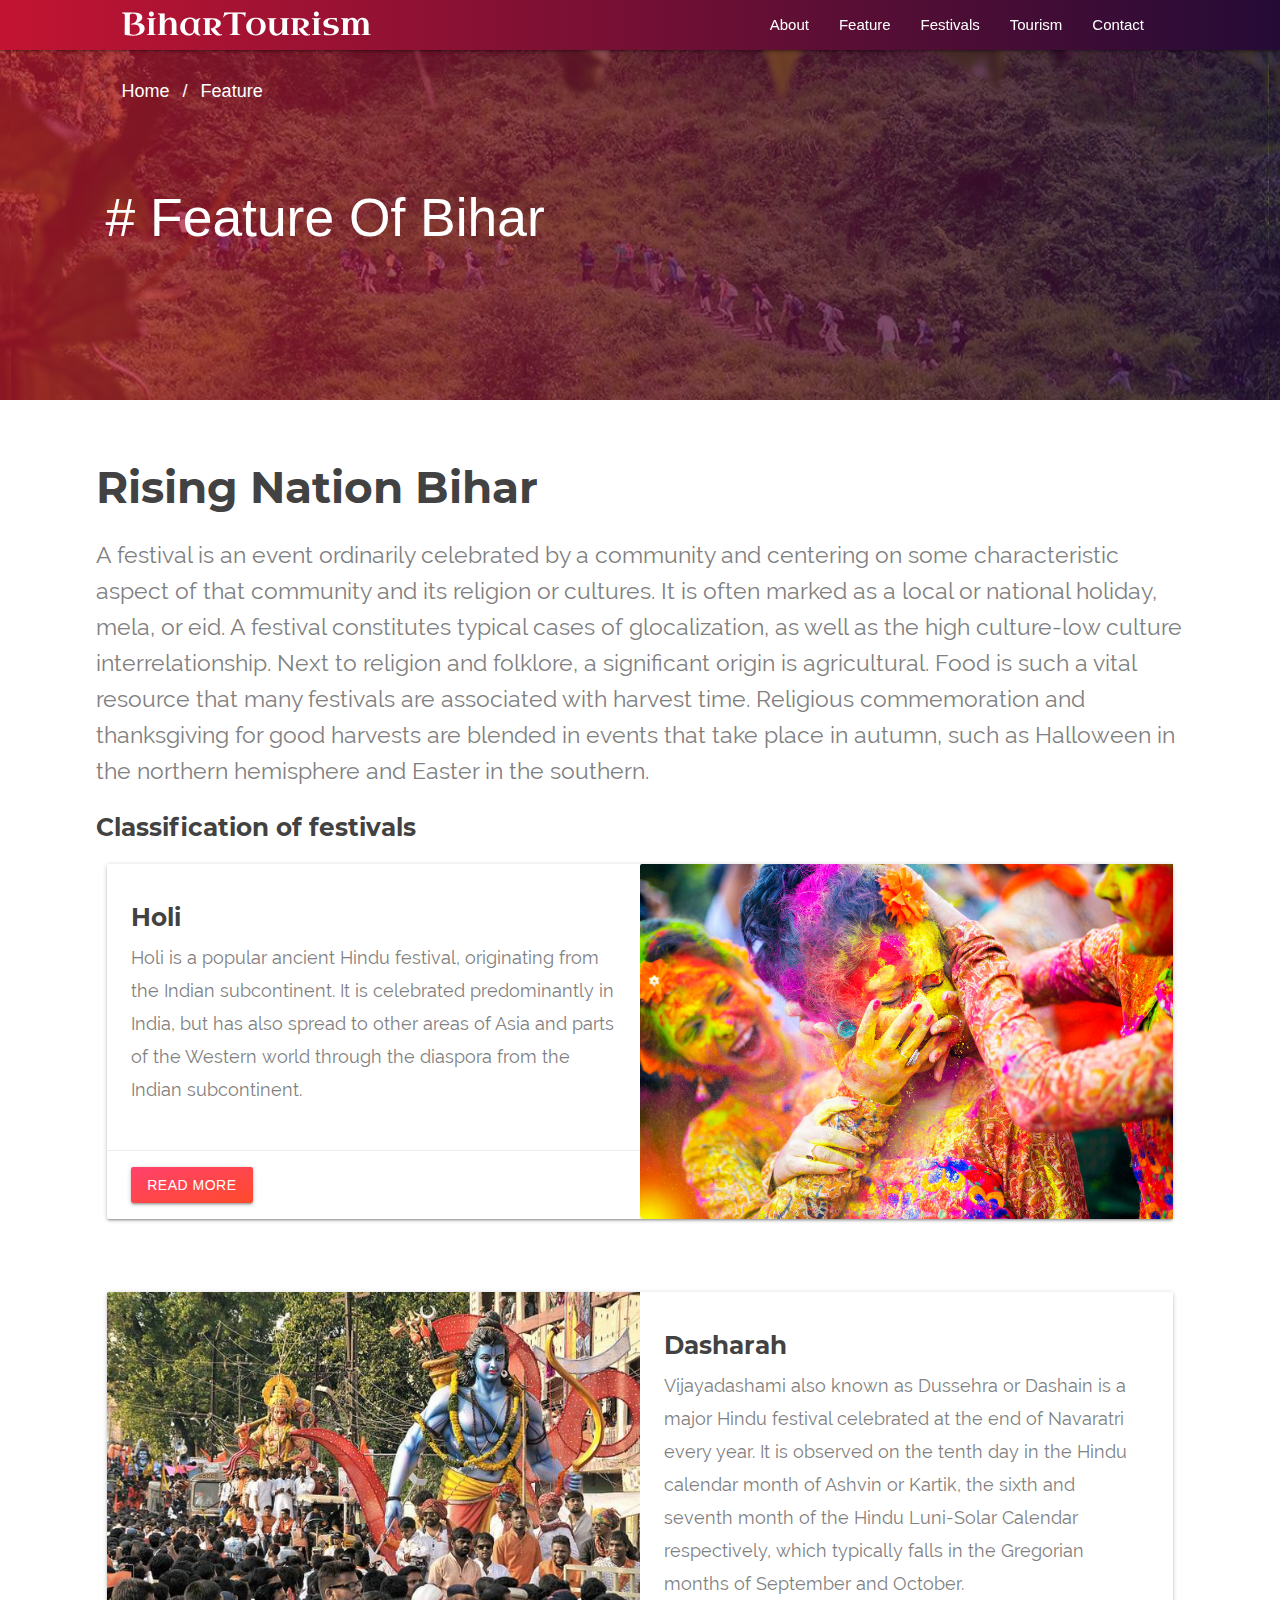
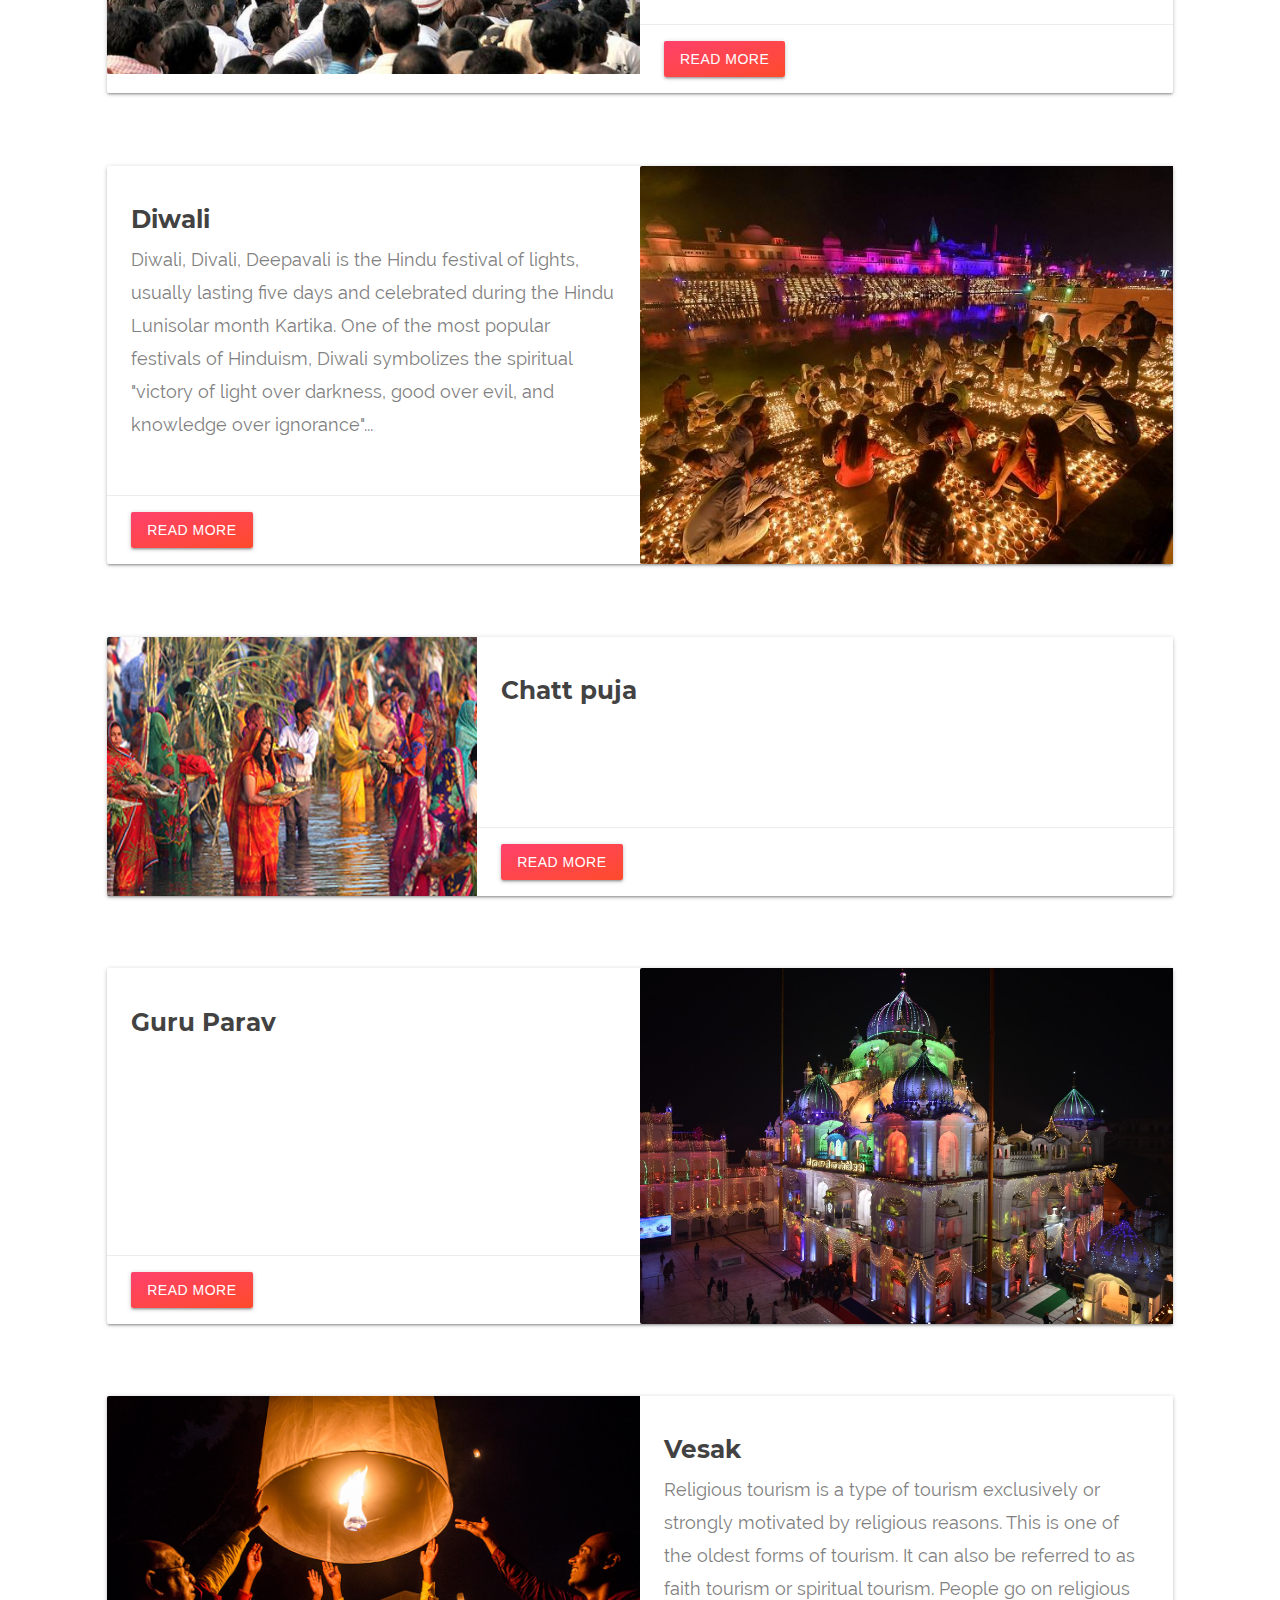
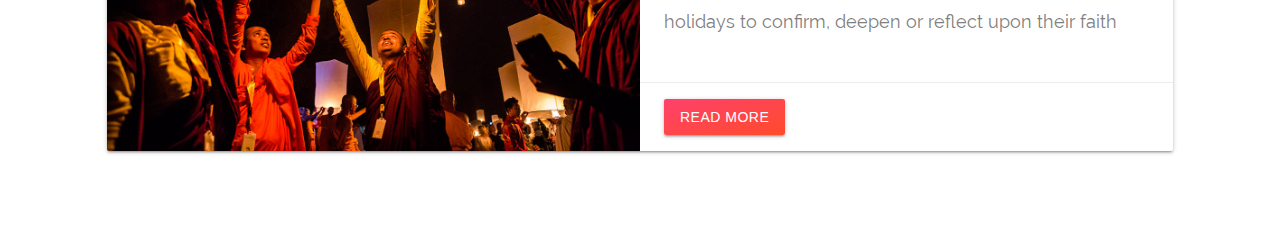
<file: feature.html>
<!DOCTYPE html>
<html lang="en">

<head>
  <meta charset="UTF-8">
  <meta name="viewport" content="width=device-width, initial-scale=1.0">
  <meta http-equiv="X-UA-Compatible" content="ie=edge">
  <title> Festivals | Bihartourism </title>

  <!-- ==================== linking style sheets ============= -->
  <link rel="stylesheet" href="./public/css/materialize.css">
  <link rel="stylesheet" href="./public/css/font-awesome.min.css">
  <link rel="stylesheet" href="./public/css/owl.carousel.min.css">
  <link rel="stylesheet" href="./public/css/style.css">

</head>

<body>
  <header>
    <!-- navigation -->
    <div class="navbar-fixed">
      <nav class="navbar">
        <div class="nav-wrapper container">

          <a href="#!" class="brand-logo left">
            Bihar<span class="logoRight">Tourism</span>
          </a>
          <a href="#" data-target="slide-out" class="right sidenav-trigger hide-on-large-only">
            <i class="fa fa-bars"></i>
          </a>

          <ul class="right hide-on-med-and-down">
            <li><a href="!#">About</a></li>
            <li><a href="!#">Feature</a></li>
            <li><a href="!#">Festivals</a></li>
            <li><a href="!#">Tourism</a></li>
            <li><a href="!#">Contact</a></li>
          </ul>
        </div>
      </nav>
      <!-- side nav -->
      <ul id="slide-out" class="sidenav">

        <li>
          <a href="#!" class="waves-effect sidenav-close">
            <i class="fa fa-home"></i>Home
          </a>
        </li>
        <li>
          <a href="#!" class="waves-effect sidenav-close">
            <i class="fa fa-firefox"></i>Feature
          </a>
        </li>
        <li>
          <a href="#!" class="waves-effect sidenav-close">
            <i class="fa fa-calendar"></i>Festivals
          </a>
        </li>
        <li>
          <a href="#!" class="waves-effect sidenav-close">
            <i class="fa fa-globe"></i>Tourism
          </a>
        </li>
        <li>
          <a href="#!" class="waves-effect sidenav-close">
            <i class="fa fa-envelope"></i>Contact
          </a>
        </li>

      </ul>
      <!--/ side nav -->
    </div>
    <!-- navigation ends -->

    <div class="row PageIntro">
      <div class="col s12 m12">
        <div class=" PageIntro">
          <div class="container">
            <div class="row">
              <div class="col s12 m6">
                <ul class="breadcrumb">
                  <li><a href="./index.html">Home</a></li>
                  <li><a href="./feature.html">Feature</a></li>
                </ul>
              </div>
            </div>
            <div class="row">
              <div class="col s12 m6">
                <div class="PageIntroTitle">
                  <h2 class="pagetitle"># Feature Of Bihar</h2>
                </div>
              </div>
            </div>
          </div>
        </div>
      </div>
    </div>

    <!--/ slider  -->
  </header>
  <main>
    <section id="ecotourism" class="section">
      <div class="container">
        <div class="col s12 m12">
          <h3 class="PageHeading"> Rising Nation Bihar </h3>
          <p class="Pagedesc">
            A festival is an event ordinarily celebrated by a community and centering on some characteristic aspect of
            that community and its religion or cultures. It is often marked as a local or national holiday, mela, or
            eid. A festival constitutes typical cases of glocalization, as well as the high culture-low culture
            interrelationship. Next to religion and folklore, a significant origin is agricultural. Food is such a
            vital resource that many festivals are associated with harvest time. Religious commemoration and
            thanksgiving for good harvests are blended in events that take place in autumn, such as Halloween in the
            northern hemisphere and Easter in the southern.
          </p>
          <h5 class="PagesecHeading"> Classification of festivals </h5>
        </div>
      </div>
      <div class="container">
        <div class="row">

          <div class="col s12 m12" style="margin-bottom: 50px;">
            <div class="card horizontal">
              <div class="card-stacked">
                <div class="card-content">
                  <h5 class="cardHead">Holi</h5>
                  <p class="cardDesc">
                    Holi is a popular ancient Hindu festival, originating from the Indian subcontinent. It is celebrated
                    predominantly in India, but has also spread to other areas of Asia and parts of the Western world
                    through the diaspora from the Indian subcontinent.
                  </p>
                </div>
                <div class="card-action">
                  <button class="btn waves-effect btn-item">Read More</button>
                </div>
              </div>
              <div class="card-image">
                <img src="./public/images/festival/holi.jpg">
              </div>
            </div>
          </div>

          <div class="col s12 m12" style="margin-bottom: 50px;">
            <div class="card horizontal">
              <div class="card-image">
                <img src="./public/images/festival/ramnavmi2.jpg">
              </div>
              <div class="card-stacked">
                <div class="card-content">
                  <h5 class="cardHead">Dasharah</h5>
                  <p class="cardDesc">
                    Vijayadashami also known as Dussehra or Dashain is a major Hindu festival
                    celebrated at the end of Navaratri every year. It is observed on the tenth day
                    in the Hindu calendar month of Ashvin or Kartik, the sixth and seventh month
                    of the Hindu Luni-Solar Calendar respectively,
                    which typically falls in the Gregorian months of September and October.
                  </p>
                </div>
                <div class="card-action">
                  <button class="btn waves-effect btn-item">Read More</button>
                </div>
              </div>
            </div>
          </div>

          <div class="col s12 m12" style="margin-bottom: 50px;">
            <div class="card horizontal">
              <div class="card-stacked">
                <div class="card-content">
                  <h5 class="cardHead">Diwali
                  </h5>
                  <p class="cardDesc">
                    Diwali, Divali, Deepavali is the Hindu festival of lights, usually lasting five days and celebrated
                    during the Hindu Lunisolar month Kartika. One of the most popular festivals of Hinduism, Diwali
                    symbolizes the spiritual
                    "victory of light over darkness, good over evil, and knowledge over ignorance"...
                  </p>
                </div>
                <div class="card-action">
                  <button class="btn waves-effect btn-item">Read More</button>
                </div>
              </div>
              <div class="card-image">
                <img src="./public/images/festival/diwali2.jpg">
              </div>
            </div>
          </div>

          <div class="col s12 m12" style="margin-bottom: 50px;">
            <div class="card horizontal">
              <div class="card-image">
                <img src="./public/images/festival/chattpuja.jpg">
              </div>
              <div class="card-stacked">
                <div class="card-content">
                  <h5 class="cardHead">Chatt puja</h5>
                  <p class="cardDesc">

                  </p>
                </div>
                <div class="card-action">
                  <button class="btn waves-effect btn-item">Read More</button>
                </div>
              </div>
            </div>
          </div>
          <div class="col s12 m12" style="margin-bottom: 50px;">
            <div class="card horizontal">
              <div class="card-stacked">
                <div class="card-content">
                  <h5 class="cardHead">Guru Parav
                  </h5>
                  <p class="cardDesc">

                  </p>
                </div>
                <div class="card-action">
                  <button class="btn waves-effect btn-item">Read More</button>
                </div>
              </div>
              <div class="card-image">
                <img src="./public/images/festival/guruparav1.jpg">
              </div>
            </div>
          </div>
          <div class="col s12 m12" style="margin-bottom: 50px;">
            <div class="card horizontal">
              <div class="card-image">
                <img src="./public/images/festival/vesak-day.jpg">
              </div>
              <div class="card-stacked">
                <div class="card-content">
                  <h5 class="cardHead">Vesak</h5>
                  <p class="cardDesc">
                    Religious tourism is a type of tourism exclusively or strongly motivated by religious reasons. This
                    is one of the oldest forms of tourism. It can also be referred to as faith tourism or spiritual
                    tourism.
                    People go on religious holidays to confirm,
                    deepen or reflect upon their faith
                  </p>
                </div>
                <div class="card-action">
                  <button class="btn waves-effect btn-item">Read More</button>
                </div>
              </div>
            </div>
          </div>

        </div>
      </div>
    </section>
  </main>





  <!--============ script inclidition  ==========================-->
  <script src="./public/js/jquery-3.2.1.min.js"></script>
  <script src="./public/js/materialize.js"></script>
  <script src="./public/js/owl.carousel.min.js"></script>
  <script>
    $(document).ready(function () {
      //init side nav.
      $('.sidenav').sidenav();

    });

  </script>
</body>

</html>
</file>
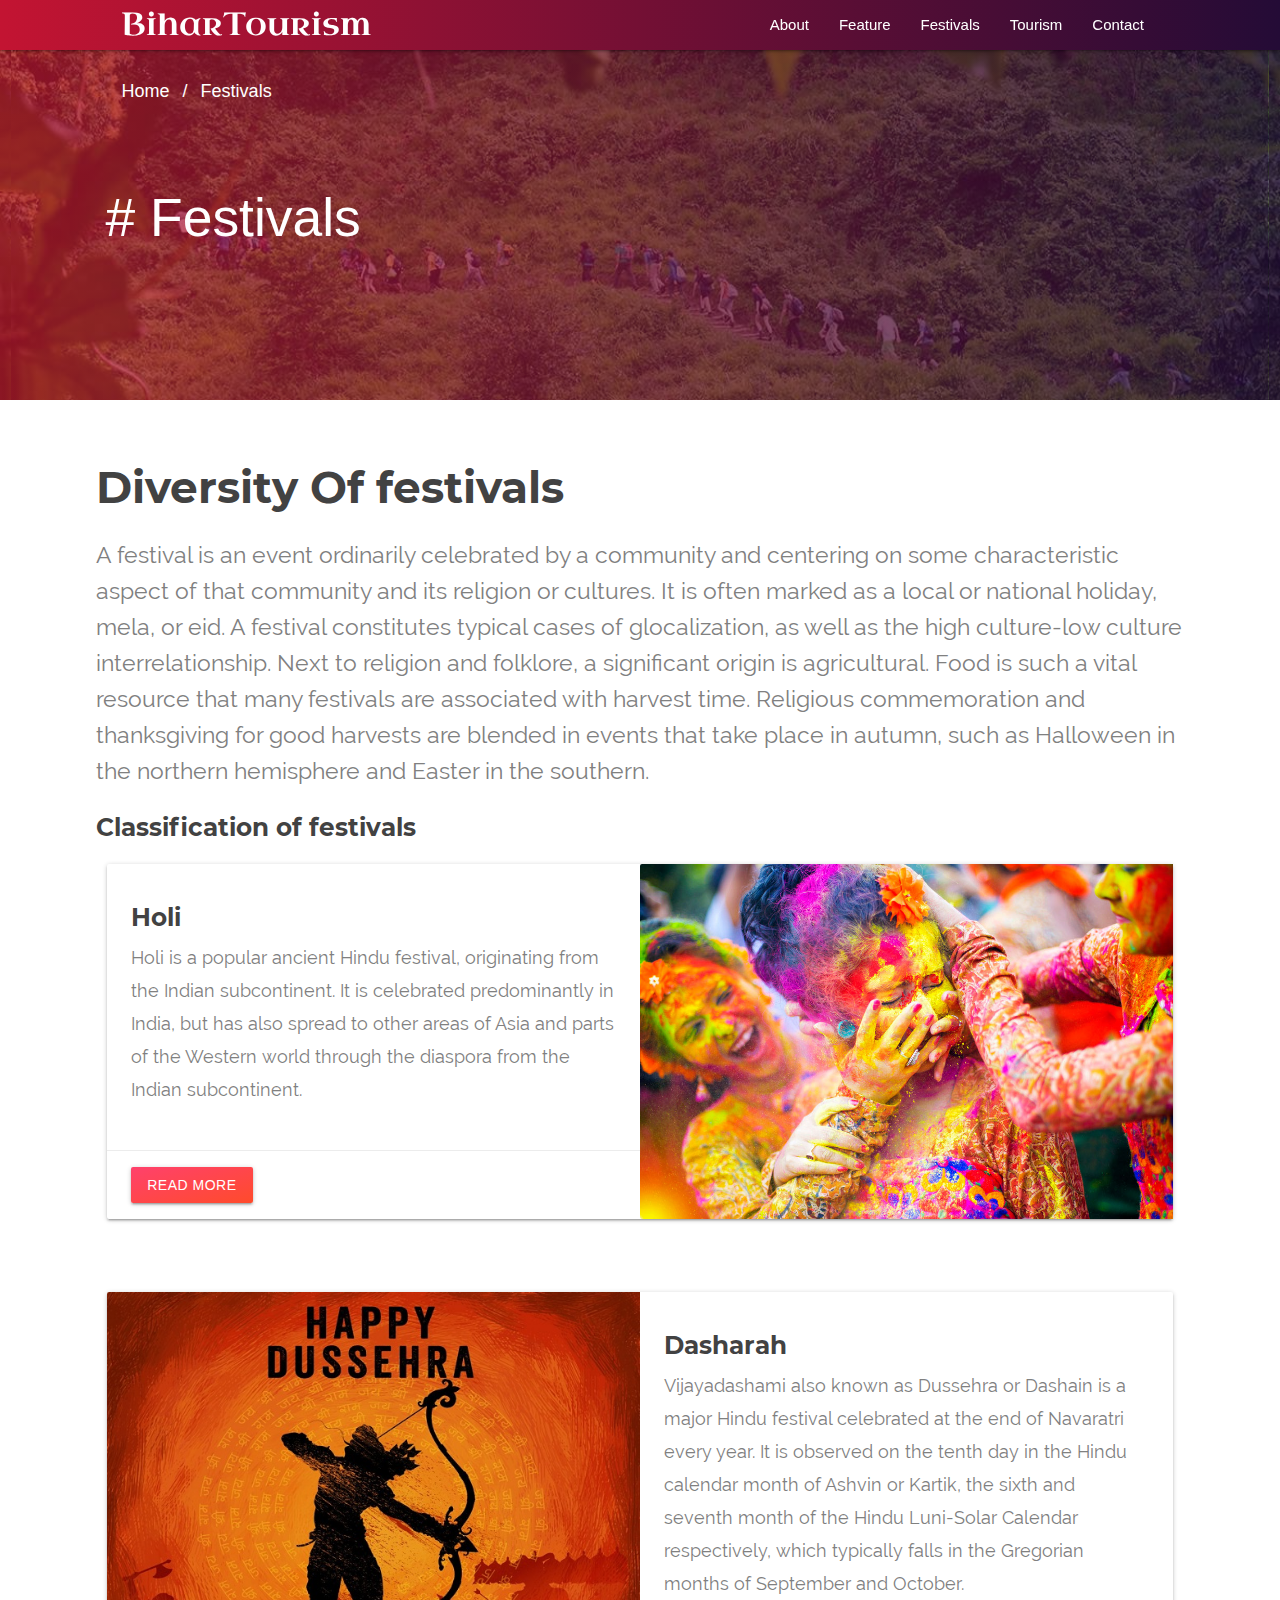
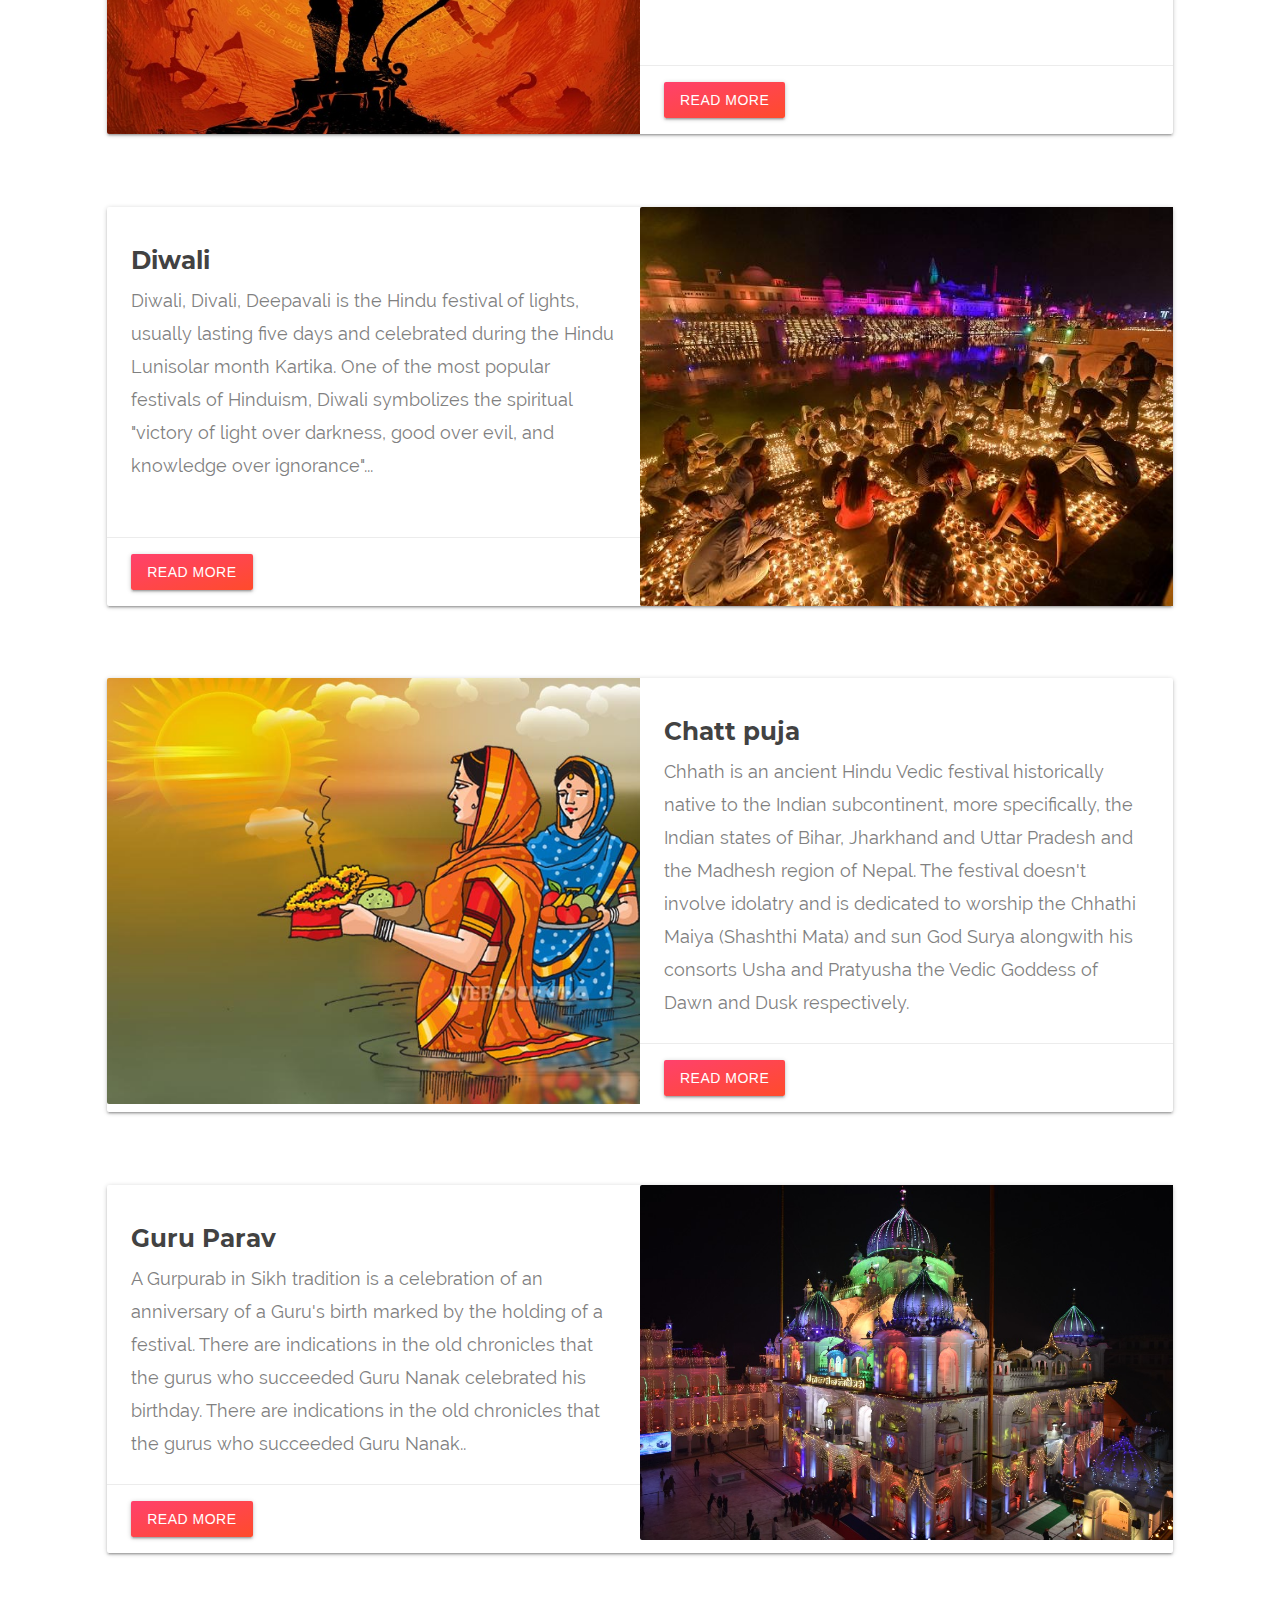
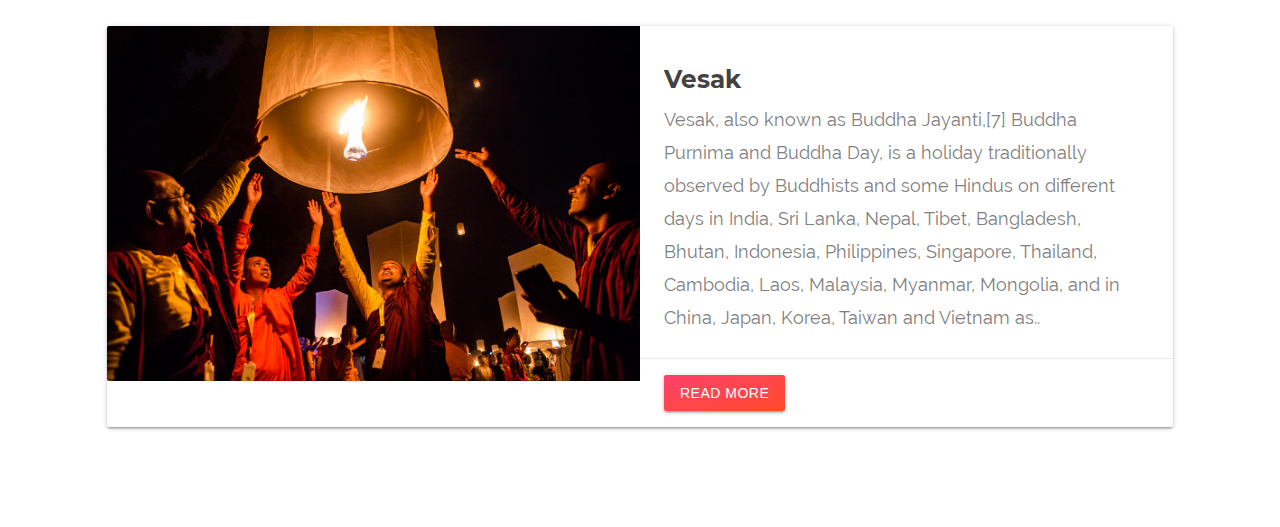
<file: festival.html>
<!DOCTYPE html>
<html lang="en">

<head>
  <meta charset="UTF-8">
  <meta name="viewport" content="width=device-width, initial-scale=1.0">
  <meta http-equiv="X-UA-Compatible" content="ie=edge">
  <title> Festivals | Bihartourism </title>

  <!-- ==================== linking style sheets ============= -->
  <link rel="stylesheet" href="./public/css/materialize.css">
  <link rel="stylesheet" href="./public/css/font-awesome.min.css">
  <link rel="stylesheet" href="./public/css/owl.carousel.min.css">
  <link rel="stylesheet" href="./public/css/style.css">

</head>

<body>
  <header>
    <!-- navigation -->
    <div class="navbar-fixed">
      <nav class="navbar">
        <div class="nav-wrapper container">

          <a href="#!" class="brand-logo left">
            Bihar<span class="logoRight">Tourism</span>
          </a>
          <a href="#" data-target="slide-out" class="right sidenav-trigger hide-on-large-only">
            <i class="fa fa-bars"></i>
          </a>

          <ul class="right hide-on-med-and-down">
            <li><a href="!#">About</a></li>
            <li><a href="!#">Feature</a></li>
            <li><a href="!#">Festivals</a></li>
            <li><a href="!#">Tourism</a></li>
            <li><a href="!#">Contact</a></li>
          </ul>
        </div>
      </nav>
      <!-- side nav -->
      <ul id="slide-out" class="sidenav">

        <li>
          <a href="#!" class="waves-effect sidenav-close">
            <i class="fa fa-home"></i>Home
          </a>
        </li>
        <li>
          <a href="#!" class="waves-effect sidenav-close">
            <i class="fa fa-firefox"></i>Feature
          </a>
        </li>
        <li>
          <a href="#!" class="waves-effect sidenav-close">
            <i class="fa fa-calendar"></i>Festivals
          </a>
        </li>
        <li>
          <a href="#!" class="waves-effect sidenav-close">
            <i class="fa fa-globe"></i>Tourism
          </a>
        </li>
        <li>
          <a href="#!" class="waves-effect sidenav-close">
            <i class="fa fa-envelope"></i>Contact
          </a>
        </li>

      </ul>
      <!--/ side nav -->
    </div>
    <!-- navigation ends -->

    <div class="row PageIntro">
      <div class="col s12 m12">
        <div class=" PageIntro">
          <div class="container">
            <div class="row">
              <div class="col s12 m6">
                <ul class="breadcrumb">
                  <li><a href="./index.html">Home</a></li>
                  <li><a href="./festival.html">Festivals</a></li>
                </ul>
              </div>
            </div>
            <div class="row">
              <div class="col s12 m6">
                <div class="PageIntroTitle">
                  <h2 class="pagetitle"># Festivals </h2>
                </div>
              </div>
            </div>
          </div>
        </div>
      </div>
    </div>

    <!--/ slider  -->
  </header>
  <main>
    <section id="ecotourism" class="section">
      <div class="container">
        <div class="col s12 m12">
          <h3 class="PageHeading"> Diversity Of festivals </h3>
          <p class="Pagedesc">
            A festival is an event ordinarily celebrated by a community and centering on some characteristic aspect of
            that community and its religion or cultures. It is often marked as a local or national holiday, mela, or
            eid. A festival constitutes typical cases of glocalization, as well as the high culture-low culture
            interrelationship. Next to religion and folklore, a significant origin is agricultural. Food is such a
            vital resource that many festivals are associated with harvest time. Religious commemoration and
            thanksgiving for good harvests are blended in events that take place in autumn, such as Halloween in the
            northern hemisphere and Easter in the southern.
          </p>
          <h5 class="PagesecHeading"> Classification of festivals </h5>
        </div>
      </div>
      <div class="container">
        <div class="row">

          <div class="col s12 m12" style="margin-bottom: 50px;">
            <div class="card horizontal">
              <div class="card-stacked">
                <div class="card-content">
                  <h5 class="cardHead">Holi</h5>
                  <p class="cardDesc">
                    Holi is a popular ancient Hindu festival, originating from the Indian subcontinent. It is celebrated
                    predominantly in India, but has also spread to other areas of Asia and parts of the Western world
                    through the diaspora from the Indian subcontinent.
                  </p>
                </div>
                <div class="card-action">
                  <button class="btn waves-effect btn-item">Read More</button>
                </div>
              </div>
              <div class="card-image">
                <img src="./public/images/festival/holi.jpg">
              </div>
            </div>
          </div>

          <div class="col s12 m12" style="margin-bottom: 50px;">
            <div class="card horizontal">
              <div class="card-image">
                <img src="./public/images/festival/ramnavmi1.jpg">
              </div>
              <div class="card-stacked">
                <div class="card-content">
                  <h5 class="cardHead">Dasharah</h5>
                  <p class="cardDesc">
                    Vijayadashami also known as Dussehra or Dashain is a major Hindu festival
                    celebrated at the end of Navaratri every year. It is observed on the tenth day
                    in the Hindu calendar month of Ashvin or Kartik, the sixth and seventh month
                    of the Hindu Luni-Solar Calendar respectively,
                    which typically falls in the Gregorian months of September and October.
                  </p>
                </div>
                <div class="card-action">
                  <button class="btn waves-effect btn-item">Read More</button>
                </div>
              </div>
            </div>
          </div>

          <div class="col s12 m12" style="margin-bottom: 50px;">
            <div class="card horizontal">
              <div class="card-stacked">
                <div class="card-content">
                  <h5 class="cardHead">Diwali
                  </h5>
                  <p class="cardDesc">
                    Diwali, Divali, Deepavali is the Hindu festival of lights, usually lasting five days and celebrated
                    during the Hindu Lunisolar month Kartika. One of the most popular festivals of Hinduism, Diwali
                    symbolizes the spiritual
                    "victory of light over darkness, good over evil, and knowledge over ignorance"...
                  </p>
                </div>
                <div class="card-action">
                  <button class="btn waves-effect btn-item">Read More</button>
                </div>
              </div>
              <div class="card-image">
                <img src="./public/images/festival/diwali2.jpg">
              </div>
            </div>
          </div>

          <div class="col s12 m12" style="margin-bottom: 50px;">
            <div class="card horizontal">
              <div class="card-image">
                <img src="./public/images/festival/chattpuja1.jpg">
              </div>
              <div class="card-stacked">
                <div class="card-content">
                  <h5 class="cardHead">Chatt puja</h5>
                  <p class="cardDesc">
                    Chhath is an ancient Hindu Vedic festival historically native to the Indian subcontinent, more
                    specifically, the Indian states of Bihar, Jharkhand and Uttar Pradesh and the Madhesh region of
                    Nepal.
                    The festival doesn't involve idolatry and is dedicated to worship the Chhathi
                    Maiya (Shashthi Mata) and sun God Surya alongwith his consorts Usha and
                    Pratyusha the Vedic Goddess of Dawn and Dusk respectively.
                  </p>
                </div>
                <div class="card-action">
                  <button class="btn waves-effect btn-item">Read More</button>
                </div>
              </div>
            </div>
          </div>

          <div class="col s12 m12" style="margin-bottom: 50px;">
            <div class="card horizontal">
              <div class="card-stacked">
                <div class="card-content">
                  <h5 class="cardHead">Guru Parav
                  </h5>
                  <p class="cardDesc">
                    A Gurpurab in Sikh tradition is a celebration of an anniversary of a Guru's
                    birth marked by the holding of a festival. There are indications in the
                    old chronicles that the gurus who succeeded Guru Nanak celebrated his birthday.
                    There are indications in the old chronicles that the gurus who succeeded Guru Nanak..
                  </p>
                </div>
                <div class="card-action">
                  <button class="btn waves-effect btn-item">Read More</button>
                </div>
              </div>
              <div class="card-image">
                <img src="./public/images/festival/guruparav1.jpg">
              </div>
            </div>
          </div>

          <div class="col s12 m12" style="margin-bottom: 50px;">
            <div class="card horizontal">
              <div class="card-image">
                <img src="./public/images/festival/vesak-day.jpg">
              </div>
              <div class="card-stacked">
                <div class="card-content">
                  <h5 class="cardHead">Vesak</h5>
                  <p class="cardDesc">
                    Vesak, also known as Buddha Jayanti,[7] Buddha Purnima and Buddha Day,
                    is a holiday traditionally observed by Buddhists and some Hindus on different
                    days in India, Sri Lanka, Nepal, Tibet, Bangladesh, Bhutan, Indonesia,
                    Philippines, Singapore, Thailand, Cambodia, Laos, Malaysia, Myanmar, Mongolia,
                    and in China, Japan, Korea, Taiwan and Vietnam as..

                  </p>
                </div>
                <div class="card-action">
                  <button class="btn waves-effect btn-item">Read More</button>
                </div>
              </div>
            </div>
          </div>

        </div>
      </div>
    </section>
  </main>





  <!--============ script inclidition  ==========================-->
  <script src="./public/js/jquery-3.2.1.min.js"></script>
  <script src="./public/js/materialize.js"></script>
  <script src="./public/js/owl.carousel.min.js"></script>
  <script>
    $(document).ready(function () {
      //init side nav.
      $('.sidenav').sidenav();

    });

  </script>
</body>

</html>
</file>
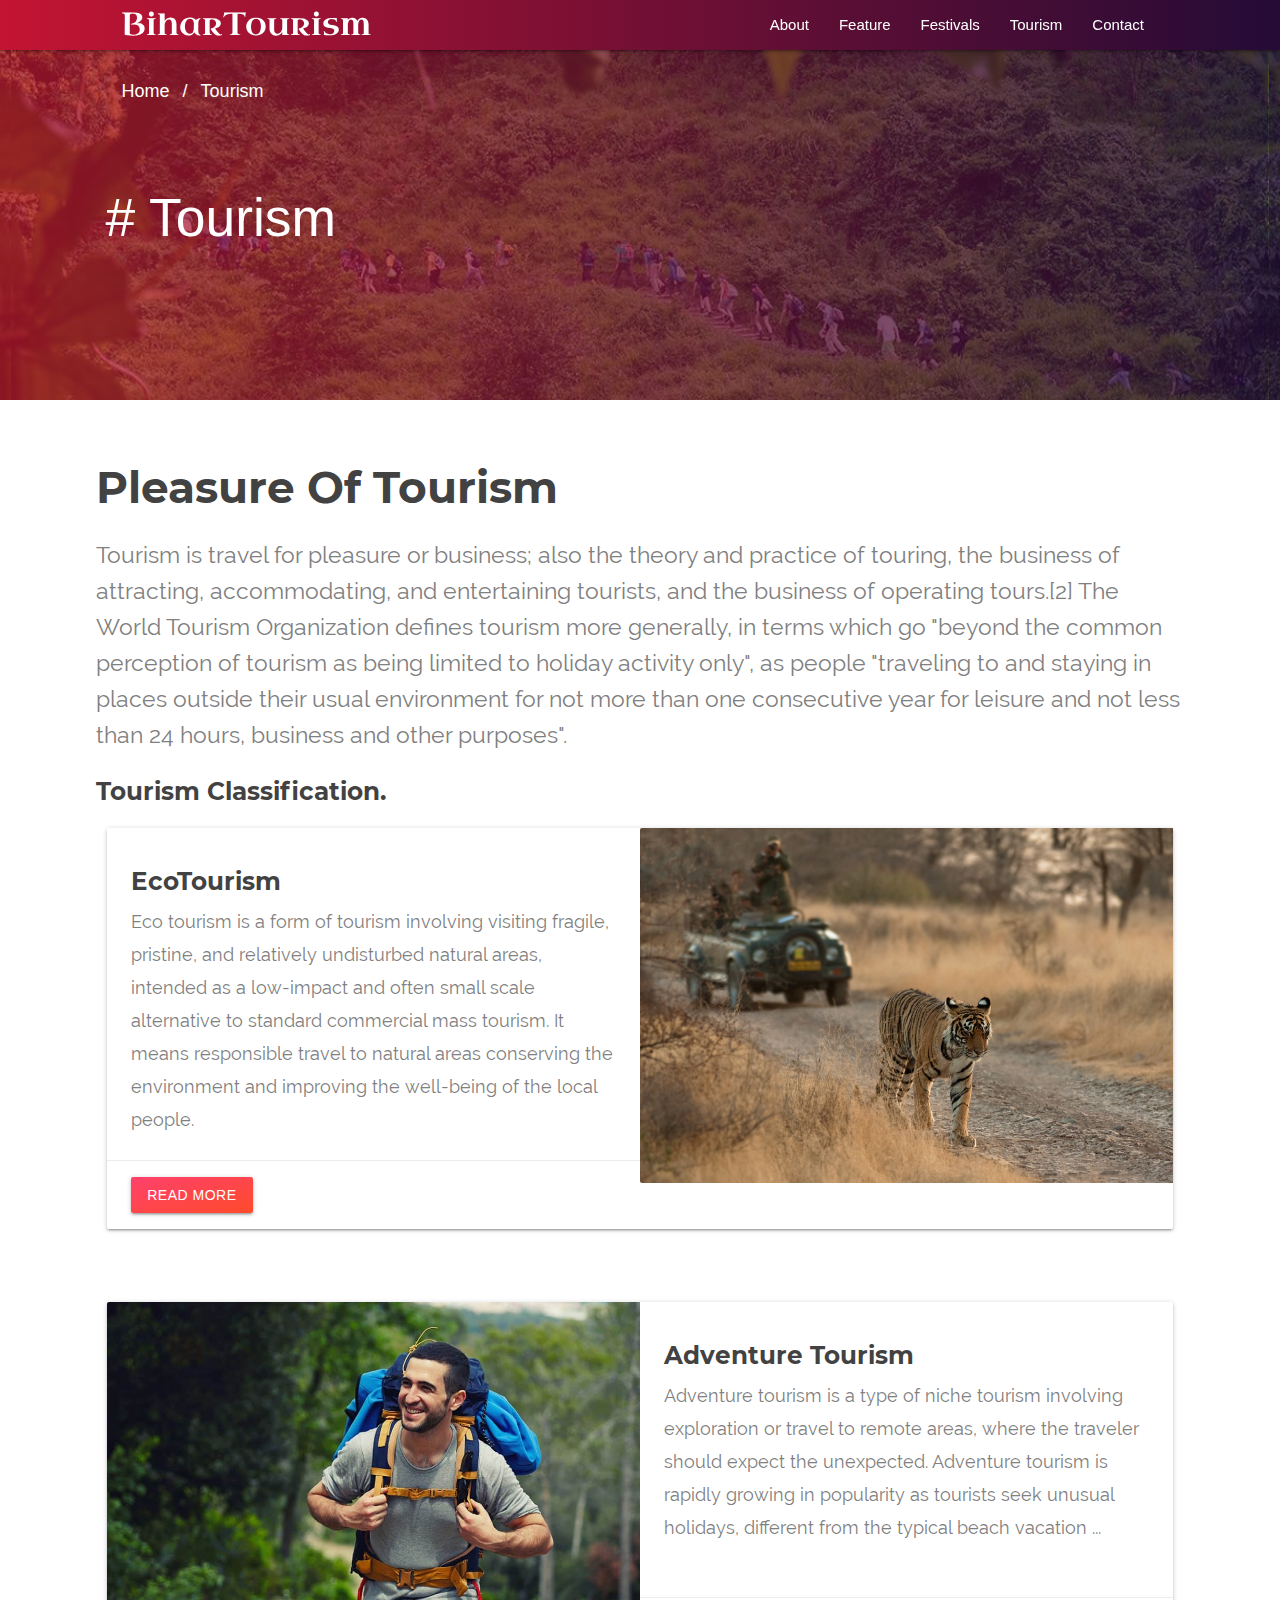
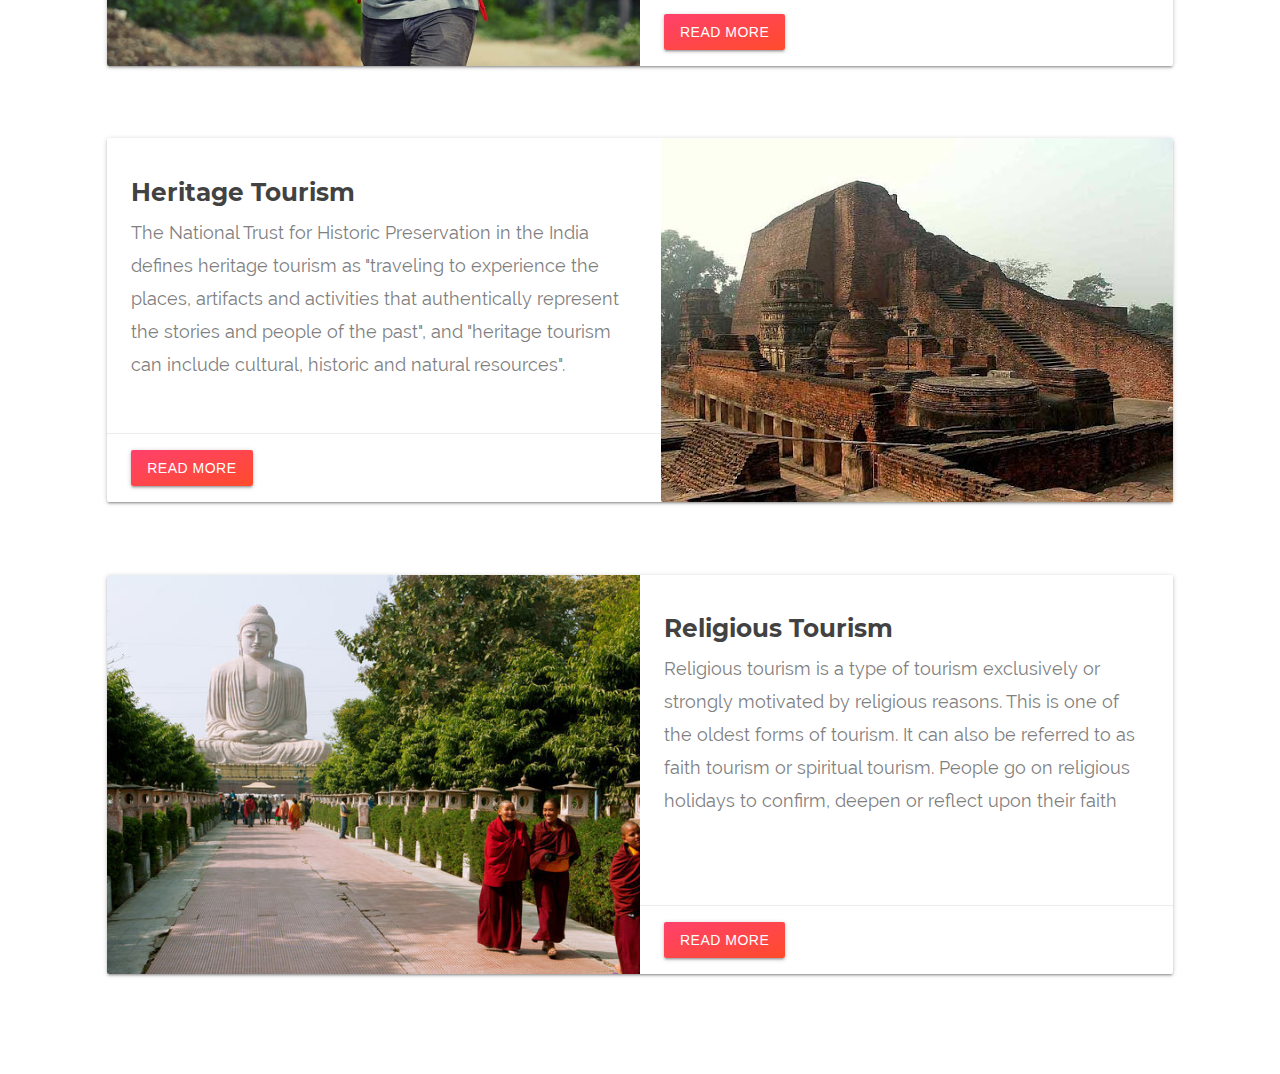
<file: tourism.html>
<!DOCTYPE html>
<html lang="en">

<head>
  <meta charset="UTF-8">
  <meta name="viewport" content="width=device-width, initial-scale=1.0">
  <meta http-equiv="X-UA-Compatible" content="ie=edge">
  <title>Tourism | Bihartourism</title>

  <!-- ==================== linking style sheets ============= -->
  <link rel="stylesheet" href="./public/css/materialize.css">
  <link rel="stylesheet" href="./public/css/font-awesome.min.css">
  <link rel="stylesheet" href="./public/css/owl.carousel.min.css">
  <link rel="stylesheet" href="./public/css/style.css">

</head>

<body>
  <header>
    <!-- navigation -->
    <div class="navbar-fixed">
      <nav class="navbar">
        <div class="nav-wrapper container">

          <a href="#!" class="brand-logo left">
            Bihar<span class="logoRight">Tourism</span>
          </a>
          <a href="#" data-target="slide-out" class="right sidenav-trigger hide-on-large-only">
            <i class="fa fa-bars"></i>
          </a>

          <ul class="right hide-on-med-and-down">
            <li><a href="!#">About</a></li>
            <li><a href="!#">Feature</a></li>
            <li><a href="!#">Festivals</a></li>
            <li><a href="!#">Tourism</a></li>
            <li><a href="!#">Contact</a></li>
          </ul>
        </div>
      </nav>
      <!-- side nav -->
      <ul id="slide-out" class="sidenav">

        <li>
          <a href="#!" class="waves-effect sidenav-close">
            <i class="fa fa-home"></i>Home
          </a>
        </li>
        <li>
          <a href="#!" class="waves-effect sidenav-close">
            <i class="fa fa-firefox"></i>Feature
          </a>
        </li>
        <li>
          <a href="#!" class="waves-effect sidenav-close">
            <i class="fa fa-calendar"></i>Festivals
          </a>
        </li>
        <li>
          <a href="#!" class="waves-effect sidenav-close">
            <i class="fa fa-globe"></i>Tourism
          </a>
        </li>
        <li>
          <a href="#!" class="waves-effect sidenav-close">
            <i class="fa fa-envelope"></i>Contact
          </a>
        </li>

      </ul>
      <!--/ side nav -->
    </div>
    <!-- navigation ends -->

    <div class="row PageIntro">
      <div class="col s12 m12">
        <div class=" PageIntro">
          <div class="container">
            <div class="row">
              <div class="col s12 m6">
                <ul class="breadcrumb">
                  <li><a href="./index.html">Home</a></li>
                  <li><a href="./tourism.html">Tourism</a></li>
                </ul>
              </div>
            </div>
            <div class="row">
              <div class="col s12 m6">
                <div class="PageIntroTitle">
                  <h2 class="pagetitle"># Tourism </h2>
                </div>
              </div>
            </div>
          </div>
        </div>
      </div>
    </div>

    <!--/ slider  -->
  </header>
  <main>
    <section id="ecotourism" class="section">
      <div class="container">
        <div class="col s12 m12">
          <h3 class="PageHeading"> Pleasure Of Tourism </h3>
          <p class="Pagedesc">
            Tourism is travel for pleasure or business; also the theory and practice of touring, the business of
            attracting, accommodating, and entertaining tourists, and the business of operating tours.[2] The World
            Tourism Organization defines tourism more generally, in terms which go "beyond the common perception of
            tourism as being limited to holiday activity only", as people "traveling to and staying in places outside
            their usual environment for not more than one consecutive year for leisure and not less than 24 hours,
            business and other purposes".
          </p>
          <h5 class="PagesecHeading"> Tourism Classification. </h5>
        </div>
      </div>
      <div class="container">
        <div class="row">

          <div class="col s12 m12" style="margin-bottom: 50px;">
            <div class="card horizontal">
              <div class="card-stacked">
                <div class="card-content">
                  <h5 class="cardHead">EcoTourism</h5>
                  <p class="cardDesc"> Eco tourism is a form of tourism involving visiting fragile, pristine, and
                    relatively undisturbed natural areas, intended as a low-impact and often small scale alternative to
                    standard commercial mass tourism. It means responsible travel to natural areas conserving the
                    environment and improving the well-being of the local people.
                  </p>
                </div>
                <div class="card-action">
                  <button class="btn waves-effect btn-item">Read More</button>
                </div>
              </div>
              <div class="card-image">
                <img src="./public/images/Tourism/EcoTourism/eco23.jpg">
              </div>
            </div>
          </div>

          <div class="col s12 m12" style="margin-bottom: 50px;">
            <div class="card horizontal">
              <div class="card-image">
                <img src="./public/images/Tourism/AdventureTourism/adven2.jpg">
              </div>
              <div class="card-stacked">
                <div class="card-content">
                  <h5 class="cardHead">Adventure Tourism</h5>
                  <p class="cardDesc"> Adventure tourism is a type of niche tourism involving exploration or travel to
                    remote areas, where the traveler should expect the unexpected. Adventure tourism is rapidly growing
                    in popularity as tourists seek unusual holidays,
                    different from the typical beach vacation ...
                  </p>
                </div>
                <div class="card-action">
                  <button class="btn waves-effect btn-item">Read More</button>
                </div>
              </div>
            </div>
          </div>

          <div class="col s12 m12" style="margin-bottom: 50px;">
            <div class="card horizontal">
              <div class="card-stacked">
                <div class="card-content">
                  <h5 class="cardHead">Heritage Tourism</h5>
                  <p class="cardDesc">
                    The National Trust for Historic Preservation in the India defines heritage tourism as
                    "traveling to experience the places, artifacts and activities that authentically represent the
                    stories and people of the past", and "heritage tourism can include cultural, historic and natural
                    resources".
                  </p>
                </div>
                <div class="card-action">
                  <button class="btn waves-effect btn-item">Read More</button>
                </div>
              </div>
              <div class="card-image">
                <img src="./public/images/Tourism/HeritageTourism/heit1.jpg">
              </div>
            </div>
          </div>
          <div class="col s12 m12" style="margin-bottom: 50px;">
            <div class="card horizontal">
              <div class="card-image">
                <img src="./public/images/Tourism/ReligiousTourism/religi1.jpg">
              </div>
              <div class="card-stacked">
                <div class="card-content">
                  <h5 class="cardHead">Religious Tourism</h5>
                  <p class="cardDesc">
                    Religious tourism is a type of tourism exclusively or strongly motivated by religious reasons. This
                    is one of the oldest forms of tourism. It can also be referred to as faith tourism or spiritual
                    tourism.
                    People go on religious holidays to confirm,
                    deepen or reflect upon their faith
                  </p>
                </div>
                <div class="card-action">
                  <button class="btn waves-effect btn-item">Read More</button>
                </div>
              </div>
            </div>
          </div>

        </div>
      </div>
    </section>
  </main>





  <!--============ script inclidition  ==========================-->
  <script src="./public/js/jquery-3.2.1.min.js"></script>
  <script src="./public/js/materialize.js"></script>
  <script src="./public/js/owl.carousel.min.js"></script>
  <script>
    $(document).ready(function () {
      //init side nav.
      $('.sidenav').sidenav();

    });

  </script>
</body>

</html>
</file>
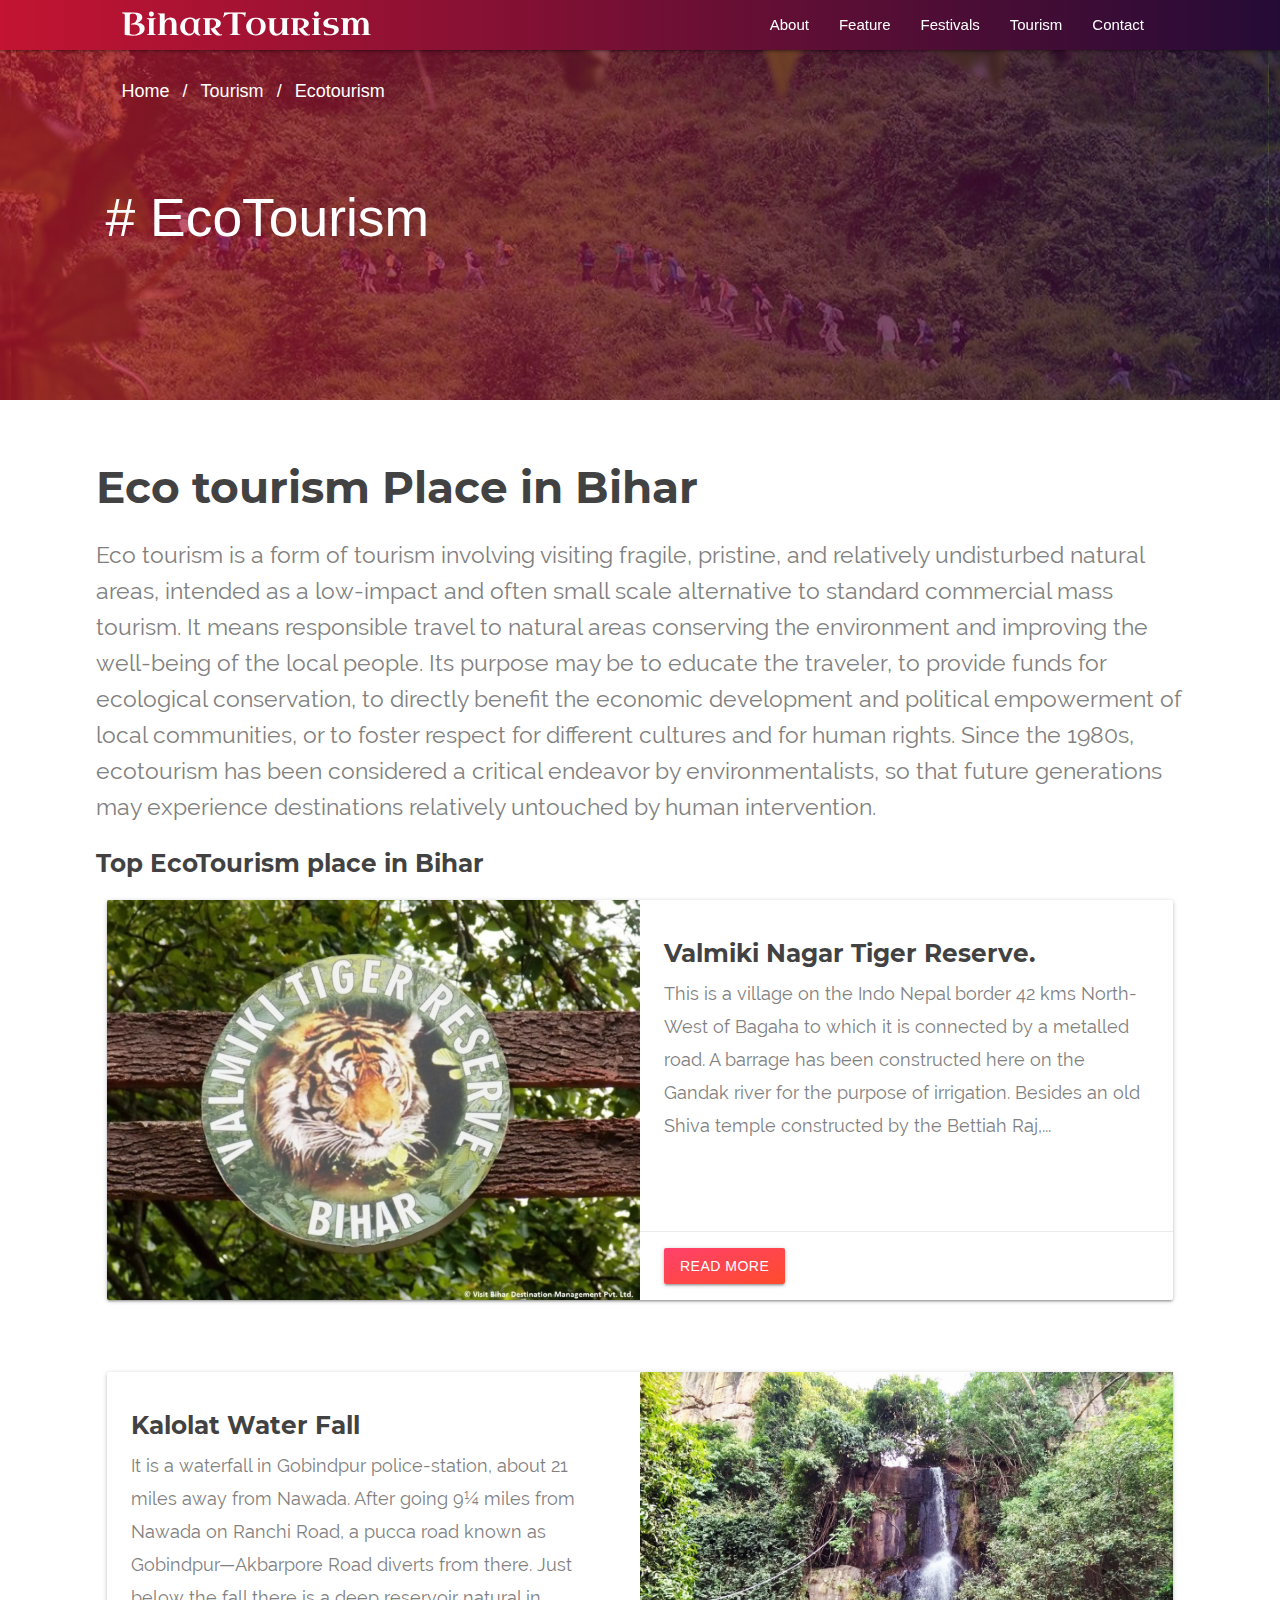
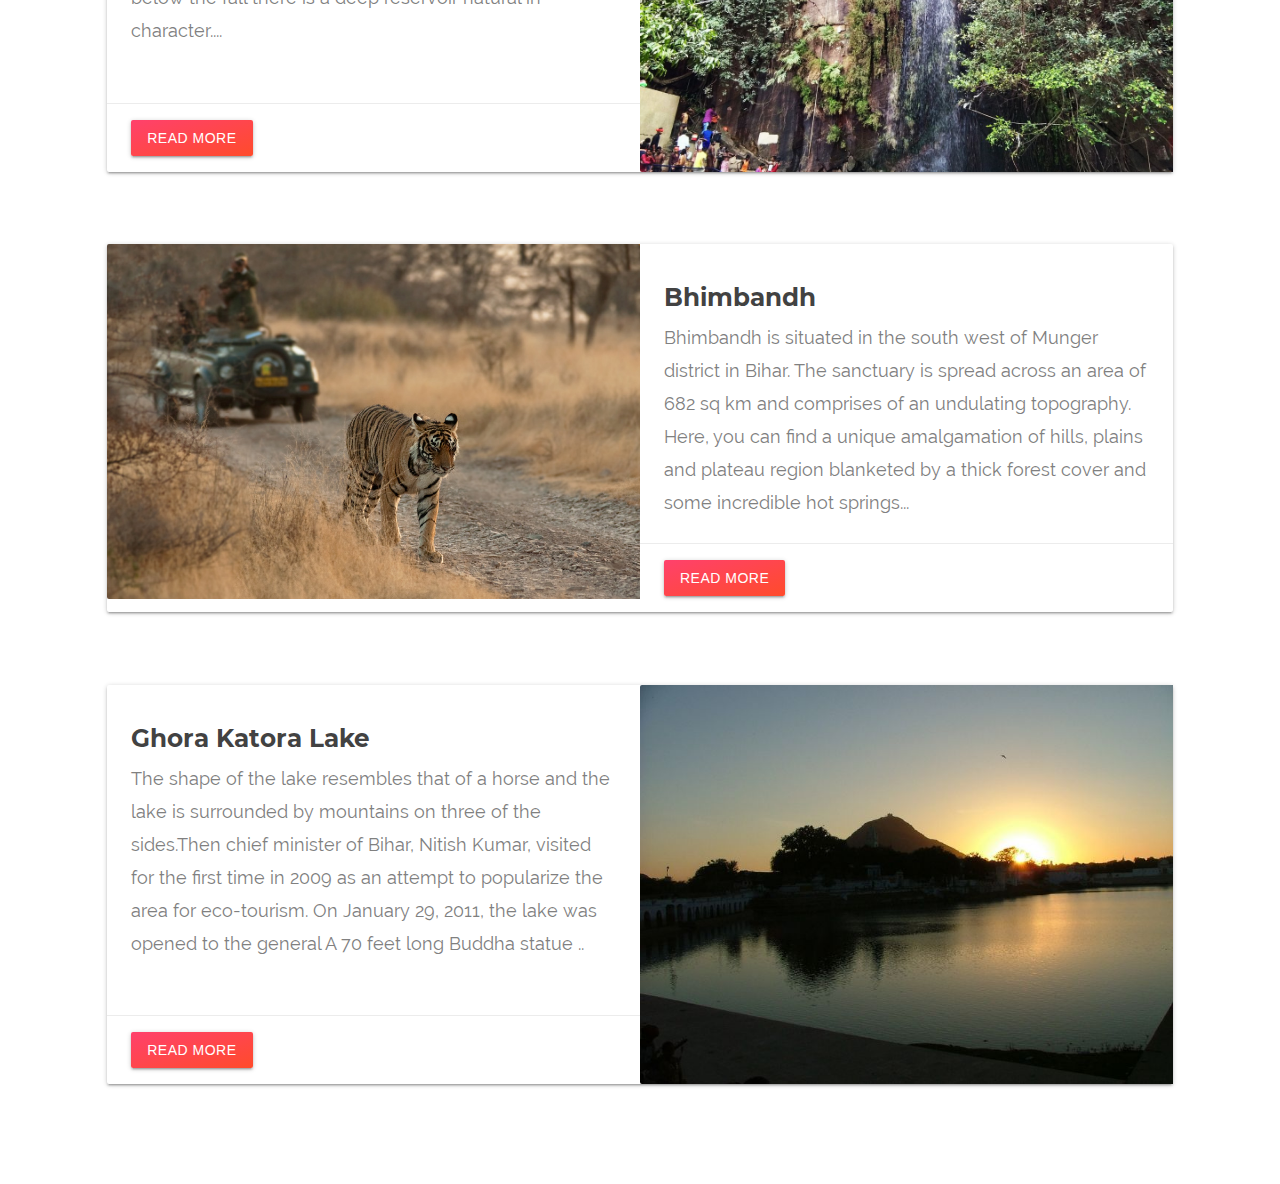
<file: public/page/Tourism/EcoTourism/EcoTourism.html>
<!DOCTYPE html>
<html lang="en">

<head>
  <meta charset="UTF-8">
  <meta name="viewport" content="width=device-width, initial-scale=1.0">
  <meta http-equiv="X-UA-Compatible" content="ie=edge">
  <title>Bihar State Tourism Development</title>

  <!-- ==================== linking style sheets ============= -->
  <link rel="stylesheet" href="../../../css/materialize.css">
  <link rel="stylesheet" href="../../../css/font-awesome.min.css">
  <link rel="stylesheet" href="../../../css/owl.carousel.min.css">
  <link rel="stylesheet" href="../../../css/style.css">

</head>

<body>
  <header>
    <!-- navigation -->
    <div class="navbar-fixed">
      <nav class="navbar">
        <div class="nav-wrapper container">

          <a href="#!" class="brand-logo left">
            Bihar<span class="logoRight">Tourism</span>
          </a>
          <a href="#" data-target="slide-out" class="right sidenav-trigger hide-on-large-only">
            <i class="fa fa-bars"></i>
          </a>

          <ul class="right hide-on-med-and-down">
            <li><a href="!#">About</a></li>
            <li><a href="!#">Feature</a></li>
            <li><a href="!#">Festivals</a></li>
            <li><a href="!#">Tourism</a></li>
            <li><a href="!#">Contact</a></li>
          </ul>
        </div>
      </nav>
      <!-- side nav -->
      <ul id="slide-out" class="sidenav">

        <li>
          <a href="#!" class="waves-effect sidenav-close">
            <i class="fa fa-home"></i>Home
          </a>
        </li>
        <li>
          <a href="#!" class="waves-effect sidenav-close">
            <i class="fa fa-firefox"></i>Feature
          </a>
        </li>
        <li>
          <a href="#!" class="waves-effect sidenav-close">
            <i class="fa fa-calendar"></i>Festivals
          </a>
        </li>
        <li>
          <a href="#!" class="waves-effect sidenav-close">
            <i class="fa fa-globe"></i>Tourism
          </a>
        </li>
        <li>
          <a href="#!" class="waves-effect sidenav-close">
            <i class="fa fa-envelope"></i>Contact
          </a>
        </li>

      </ul>
      <!--/ side nav -->
    </div>
    <!-- navigation ends -->

    <div class="row PageIntro">
      <div class="col s12 m12">
        <div class=" PageIntro">
          <div class="container">
            <div class="row">
              <div class="col s12 m6">
                <ul class="breadcrumb">
                  <li><a href="#">Home</a></li>
                  <li><a href="#">Tourism</a></li>
                  <li><a href="#">Ecotourism</a></li>
                </ul>
              </div>
            </div>
            <div class="row">
              <div class="col s12 m6">
                <div class="PageIntroTitle">
                  <h2 class="pagetitle"># EcoTourism </h2>
                </div>
              </div>
            </div>
          </div>
        </div>
      </div>
    </div>

    <!--/ slider  -->
  </header>
  <main>
    <section id="ecotourism" class="section">
      <div class="container">
        <div class="col s12 m12">
          <h3 class="PageHeading"> Eco tourism Place in Bihar</h3>
          <p class="Pagedesc">
            Eco tourism is a form of tourism involving visiting fragile, pristine, and relatively
            undisturbed natural areas, intended as a low-impact and often small scale alternative
            to standard commercial mass tourism. It means responsible travel to natural areas
            conserving the environment and improving the well-being of the local people. Its
            purpose may be to educate the traveler, to provide funds for ecological conservation,
            to directly benefit the economic development and political empowerment of local
            communities, or to foster respect for different cultures and for human rights. Since
            the 1980s, ecotourism has been considered a critical endeavor by environmentalists,
            so that future generations may experience destinations relatively untouched by human
            intervention.
          </p>
          <h5 class="PagesecHeading">Top EcoTourism place in Bihar</h5>
        </div>
      </div>
      <div class="container">
        <div class="row">
          <div class="col s12 m12" style="margin-bottom: 50px;">
            <div class="card horizontal">
              <div class="card-image">
                <img src="../../../images/Tourism/EcoTourism/valmikiTiger/reserv2.jpg">
              </div>
              <div class="card-stacked">
                <div class="card-content">
                  <h5 class="cardHead">Valmiki Nagar Tiger Reserve.</h5>
                  <p class="cardDesc"> This is a village on the Indo Nepal border 42 kms North-West of Bagaha to which
                    it is connected by a metalled road. A barrage has been constructed here on the Gandak
                    river for the purpose of irrigation. Besides an old Shiva temple constructed by
                    the Bettiah Raj,...</p>
                </div>
                <div class="card-action">
                  <button class="btn waves-effect btn-item">Read More</button>
                </div>
              </div>
            </div>
          </div>

          <div class="col s12 m12" style="margin-bottom: 50px;">
            <div class="card horizontal">
              <div class="card-stacked">
                <div class="card-content">
                  <h5 class="cardHead">Kalolat Water Fall</h5>
                  <p class="cardDesc"> It is a waterfall in Gobindpur police-station, about 21 miles away from Nawada.
                    After going 9¼ miles from Nawada on Ranchi Road, a pucca road known as Gobindpur—Akbarpore
                    Road diverts from there. Just below the fall there is a deep reservoir natural in
                    character....</p>
                </div>
                <div class="card-action">
                  <button class="btn waves-effect btn-item">Read More</button>
                </div>
              </div>
              <div class="card-image">
                <img src="../../../images/Tourism/EcoTourism/KalolatWaterFall/Kalolat Water Fall.jpg">
              </div>
            </div>
          </div>

          <div class="col s12 m12" style="margin-bottom: 50px;">
            <div class="card horizontal">
              <div class="card-image">
                <img src="../../../images/Tourism/EcoTourism/Bhimbandh/eco23.jpg">
              </div>
              <div class="card-stacked">
                <div class="card-content">
                  <h5 class="cardHead">Bhimbandh</h5>
                  <p class="cardDesc">Bhimbandh is situated in the south west of Munger district in Bihar. The sanctuary
                    is spread across an area of 682 sq km and comprises of an undulating topography.
                    Here, you can find a unique amalgamation of hills, plains and plateau region blanketed
                    by a thick forest cover and some incredible hot springs... </p>
                </div>
                <div class="card-action">
                  <button class="btn waves-effect btn-item">Read More</button>
                </div>
              </div>
            </div>
          </div>

          <div class="col s12 m12" style="margin-bottom: 50px;">
            <div class="card horizontal">
              <div class="card-stacked">
                <div class="card-content">
                  <h5 class="cardHead">Ghora Katora Lake </h5>
                  <p class="cardDesc"> The shape of the lake resembles that of a horse and the lake is surrounded by
                    mountains on three of the sides.Then chief minister of Bihar, Nitish Kumar,
                    visited for the first time in 2009 as an attempt to popularize the area for eco-tourism. On January
                    29, 2011, the lake was opened to the general A 70 feet long Buddha statue ..

                  </p>
                </div>
                <div class="card-action">
                  <button class="btn waves-effect btn-item">Read More</button>
                </div>
              </div>
              <div class="card-image">
                <img src="../../../images/Tourism/EcoTourism/Ghorakotara/ghoraKatora.jpg">
              </div>
            </div>
          </div>
        </div>
      </div>
    </section>
  </main>




  <!--============ script inclidition  ==========================-->
  <script src="../../../js/jquery-3.2.1.min.js"></script>
  <script src="../../../js/materialize.js"></script>
  <script src="../../../js/owl.carousel.min.js"></script>
  <script>
    $(document).ready(function () {
      //init side nav.
      $('.sidenav').sidenav();

    });

  </script>
</body>

</html>
</file>
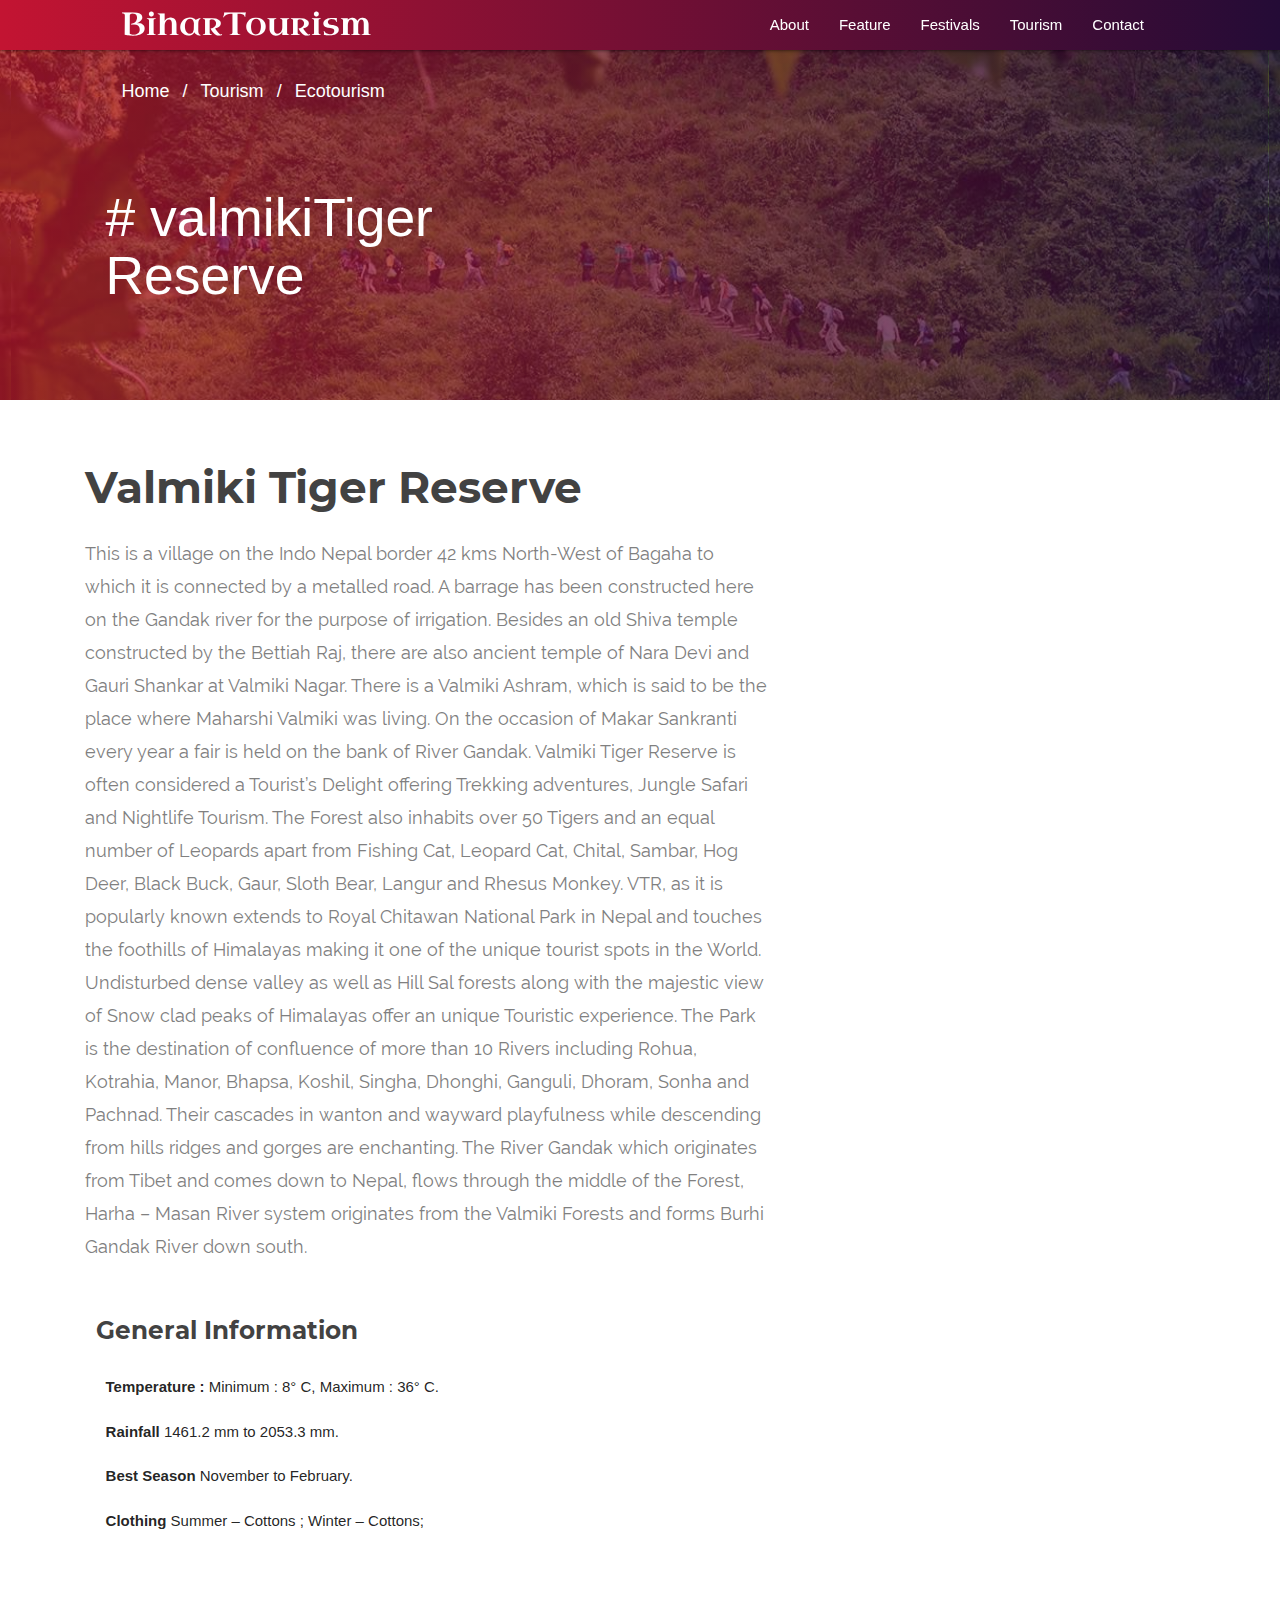
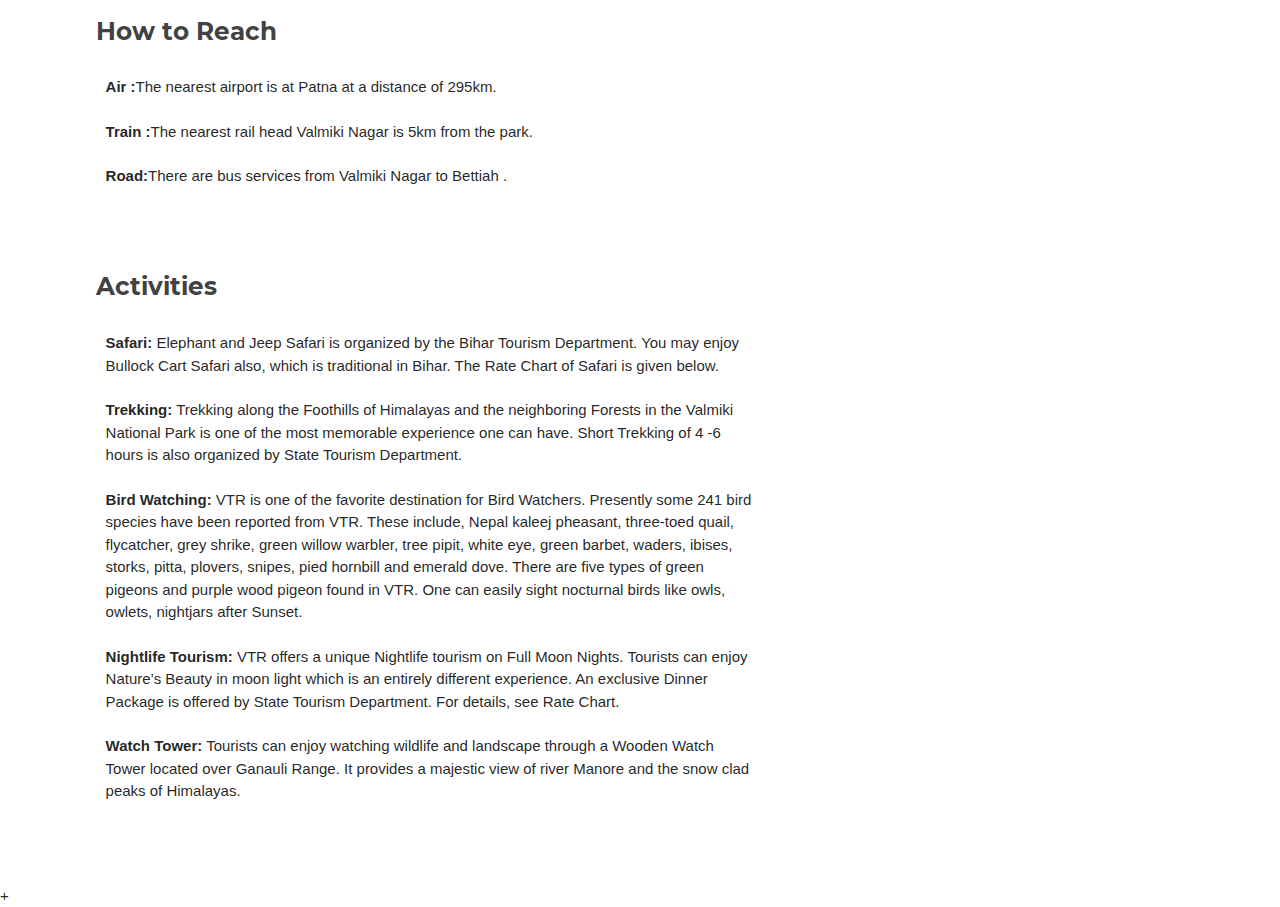
<file: public/page/Tourism/EcoTourism/ET_Valmikitiger_Detail.html>
<!DOCTYPE html>
<html lang="en">

<head>
  <meta charset="UTF-8">
  <meta name="viewport" content="width=device-width, initial-scale=1.0">
  <meta http-equiv="X-UA-Compatible" content="ie=edge">
  <title>Bihar State Tourism Development</title>

  <!-- ==================== linking style sheets ============= -->
  <link rel="stylesheet" href="../../../css/materialize.css">
  <link rel="stylesheet" href="../../../css/font-awesome.min.css">
  <link rel="stylesheet" href="../../../css/owl.carousel.min.css">
  <link rel="stylesheet" href="../../../css/style.css">

</head>

<body>
  <header>
    <!-- navigation -->
    <div class="navbar-fixed">
      <nav class="navbar">
        <div class="nav-wrapper container">

          <a href="#!" class="brand-logo left">
            Bihar<span class="logoRight">Tourism</span>
          </a>
          <a href="#" data-target="slide-out" class="right sidenav-trigger hide-on-large-only">
            <i class="fa fa-bars"></i>
          </a>

          <ul class="right hide-on-med-and-down">
            <li><a href="!#">About</a></li>
            <li><a href="!#">Feature</a></li>
            <li><a href="!#">Festivals</a></li>
            <li><a href="!#">Tourism</a></li>
            <li><a href="!#">Contact</a></li>
          </ul>
        </div>
      </nav>
      <!-- side nav -->
      <ul id="slide-out" class="sidenav">

        <li>
          <a href="#!" class="waves-effect sidenav-close">
            <i class="fa fa-home"></i>Home
          </a>
        </li>
        <li>
          <a href="#!" class="waves-effect sidenav-close">
            <i class="fa fa-firefox"></i>Feature
          </a>
        </li>
        <li>
          <a href="#!" class="waves-effect sidenav-close">
            <i class="fa fa-calendar"></i>Festivals
          </a>
        </li>
        <li>
          <a href="#!" class="waves-effect sidenav-close">
            <i class="fa fa-globe"></i>Tourism
          </a>
        </li>
        <li>
          <a href="#!" class="waves-effect sidenav-close">
            <i class="fa fa-envelope"></i>Contact
          </a>
        </li>

      </ul>
      <!--/ side nav -->
    </div>
    <!-- navigation ends -->

    <div class="row PageIntro">
      <div class="col s12 m12">
        <div class=" PageIntro">
          <div class="container">
            <div class="row">
              <div class="col s12 m6">
                <ul class="breadcrumb">
                  <li><a href="../../../../index.html">Home</a></li>
                  <li><a href="../../Tourism/">Tourism</a></li>
                  <li><a href="#">Ecotourism</a></li>
                </ul>
              </div>
            </div>
            <div class="row">
              <div class="col s12 m6">
                <div class="PageIntroTitle">
                  <h2 class="pagetitle"># valmikiTiger Reserve </h2>
                </div>
              </div>
            </div>
          </div>
        </div>
      </div>
    </div>

    <!--/ slider  -->
  </header>
  <main>
    <section id="ecotourism" class="section">
      <div class="row">
        <!-- left side -->
        <div class="col s12 m8 l8">
          <div class="container">
            <div class="col s12 m12">
              <h3 class="PageHeading"> Valmiki Tiger Reserve </h3>
              <p class="cardDesc">
                This is a village on the Indo Nepal border 42 kms North-West of Bagaha to which
                it is connected by a metalled road. A barrage has been constructed here on the Gandak
                river for the purpose of irrigation. Besides an old Shiva temple constructed by
                the Bettiah Raj, there are also ancient temple of Nara Devi and Gauri Shankar at
                Valmiki Nagar. There is a Valmiki Ashram, which is said to be the place where Maharshi
                Valmiki was living. On the occasion of Makar Sankranti every year a fair is held
                on the bank of River Gandak. Valmiki Tiger Reserve is often considered a Tourist’s
                Delight offering Trekking adventures, Jungle Safari and Nightlife Tourism. The Forest
                also inhabits over 50 Tigers and an equal number of Leopards apart from Fishing
                Cat, Leopard Cat, Chital, Sambar, Hog Deer, Black Buck, Gaur, Sloth Bear, Langur
                and Rhesus Monkey. VTR, as it is popularly known extends to Royal Chitawan National
                Park in Nepal and touches the foothills of Himalayas making it one of the unique
                tourist spots in the World. Undisturbed dense valley as well as Hill Sal forests
                along with the majestic view of Snow clad peaks of Himalayas offer an unique Touristic
                experience. The Park is the destination of confluence of more than 10 Rivers including
                Rohua, Kotrahia, Manor, Bhapsa, Koshil, Singha, Dhonghi, Ganguli, Dhoram, Sonha
                and Pachnad. Their cascades in wanton and wayward playfulness while descending from
                hills ridges and gorges are enchanting. The River Gandak which originates from Tibet
                and comes down to Nepal, flows through the middle of the Forest, Harha – Masan River
                system originates from the Valmiki Forests and forms Burhi Gandak River down south.
              </p>
              <h5 class="PagesecHeading cardHead"> </h5>
            </div>
          </div>
          <div class="container">
            <div class="row">
              <div class="col s12">
                <ul class="collection with-header">
                  <li class="collection-header">
                    <h5 class="cardHead">General Information </h5>
                  </li>
                  <li class="collection-item"><b>Temperature :</b> Minimum : 8° C, Maximum : 36° C.

                  </li>
                  <li class="collection-item"><b> Rainfall </b> 1461.2 mm to 2053.3 mm.

                  </li>
                  <li class="collection-item"><b>Best Season</b> November to February.

                  </li>
                  <li class="collection-item"><b>Clothing</b> Summer – Cottons ; Winter – Cottons;

                  </li>
                </ul>
                <br>
                <ul class="collection with-header">
                  <li class="collection-header">
                    <h5 class="cardHead">How to Reach </h5>
                  </li>
                  <li class="collection-item">
                    <b> Air :</b>The nearest airport is at Patna at a distance of 295km.
                  </li>
                  <li class="collection-item">
                    <b> Train :</b>The nearest rail head Valmiki Nagar is 5km from the park.
                  </li>
                  <li class="collection-item">
                    <b> Road:</b>There are bus services from Valmiki Nagar to Bettiah .
                  </li>
                </ul>
                <br>
                <ul class="collection with-header">
                  <li class="collection-header">
                    <h5 class="cardHead">Activities </h5>
                  </li>
                  <li class="collection-item">
                    <b>Safari:</b> Elephant and Jeep Safari is organized by the Bihar Tourism Department.
                    You may enjoy Bullock Cart Safari also, which is traditional in Bihar. The Rate
                    Chart of Safari is given below.
                  </li>
                  <li class="collection-item">
                    <b>Trekking:</b> Trekking along the Foothills of Himalayas and the neighboring Forests
                    in the Valmiki National Park is one of the most memorable experience one can have.
                    Short Trekking of 4 -6 hours is also organized by State Tourism Department.
                  </li>
                  <li class="collection-item">
                    <b>Bird Watching:</b> VTR is one of the favorite destination for Bird Watchers.
                    Presently some 241 bird species have been reported from VTR. These include, Nepal
                    kaleej pheasant, three-toed quail, flycatcher, grey shrike, green willow warbler,
                    tree pipit, white eye, green barbet, waders, ibises, storks, pitta, plovers, snipes,
                    pied hornbill and emerald dove. There are five types of green pigeons and purple
                    wood pigeon found in VTR. One can easily sight nocturnal birds like owls, owlets,
                    nightjars after Sunset.
                  </li>
                  <li class="collection-item">
                    <b>Nightlife Tourism:</b> VTR offers a unique Nightlife tourism on Full Moon Nights.
                    Tourists can enjoy Nature’s Beauty in moon light which is an entirely different
                    experience. An exclusive Dinner Package is offered by State Tourism Department.
                    For details, see Rate Chart.
                  </li>
                  <li class="collection-item">
                    <b>Watch Tower:</b> Tourists can enjoy watching wildlife and landscape through a
                    Wooden Watch Tower located over Ganauli Range. It provides a majestic view of river
                    Manore and the snow clad peaks of Himalayas.
                  </li>
                </ul>

              </div>
            </div>
          </div>
        </div>

        <!-- right side  -->
        <div class="col s12 m4 l4">

        </div>

      </div>

    </section>+
  </main>




  <!--============ script inclidition  ==========================-->
  <script src="../../../js/jquery-3.2.1.min.js"></script>
  <script src="../../../js/materialize.js"></script>
  <script src="../../../js/owl.carousel.min.js"></script>
  <script>
    $(document).ready(function () {
      //init side nav.
      $('.sidenav').sidenav();

    });

  </script>
</body>

</html>
</file>
<file: public/css/style.css>
/* importing the fonts  */
@font-face {
  font-family: Logo1;
  src: url(../fonts/UncialAntiqua-Regular.ttf);
}

@font-face {
  font-family: Logo2;
  src: url(../fonts/ZhiMangXing-Regular.ttf);
}

@font-face {
  font-family: heading;
  src: url(../fonts/Montserrat-Bold.ttf);
}

@font-face {
  font-family: regular;
  src: url(../fonts/Raleway-Regular.ttf);
}

/* ================== Importing fonts  ================ */

.navbar-fixed,
.navbar-fixed nav,
.navbar-fixed nav a,
.navbar-fixed nav a i.fa {
  height: 50px;
  line-height: 50px;
}

.navbar {
  /* background: linear-gradient(to right, rgb(0, 180, 219), rgb(0, 131, 176)); */
  /* background: ; */
  background: linear-gradient(to right, rgb(195, 20, 50), rgb(36, 11, 54));
}

.nav-wrapper {
  padding: 0px 25px;
}


.brand-logo {
  font-family: Logo1;
}

.sidenav-overlay {
  left: 300px !important;
}


/* navigation ends  */

/* slider starts */
.btn-item {
  background: linear-gradient(to bottom right, rgb(255, 65, 108), rgb(255, 75, 43));
}

.btn-item:hover,
.btn-item:focus {
  background: linear-gradient(to bottom right, rgb(255, 59, 24), rgb(255, 49, 97));
}

.owl-carousel .owl-item {
  min-height: 630px !important;
  max-height: 650px !important;
  overflow-y: hidden !important;
}

.owl-carousel .owl-item img {
  width: 100%;
  height: auto;
}

.items {
  position: relative;
}

.itemWrap {
  position: absolute;
  top: 0px;
  left: 0px;
  width: 100%;
  min-height: 630px;
  height: 100%;
  background-size: cover;
  background-position: top;
  background-repeat: no-repeat;
}

.itemCont {
  position: absolute;
  top: 0px;
  left: 0px;
  right: 0px;
  margin: 50px auto;
  color: #ffffff;
}

.itemHead {
  font-size: 3.5rem;
  text-transform: capitalize;
  font-family: heading;
  margin: 3rem 0px;
}

.itemDesc {
  font-family: regular;
  font-size: 1.8rem;
  margin: 2rem 0;
  letter-spacing: 2px;
  line-height: 36px;
}

.itemImage1 {
  background-image:
    linear-gradient(to bottom right,
      rgba(18, 194, 233, 0.664), rgba(196, 113, 237, 0.726), rgba(246, 79, 90, 0.849)),
    url('../images/slider/Bihar-Museum-SpaceMatters-Snohetta-6.jpg');

}

.itemImage2 {
  background-image:
    linear-gradient(to right, rgba(175, 0, 41, 0.801), rgba(180, 53, 31, 0.705)),
    url('../images/slider/Buddha_Smriti_Park_Patna.jpg');

}

.itemImage3 {
  background-image: linear-gradient(to bottom left, rgba(101, 153, 153, 0.801),
      rgba(244, 120, 31, 0.774)),
    url('../images/slider/Bihar-Museum-SpaceMatters-Snohetta-6.jpg');

}

.itemImage4 {
  background-image:
    linear-gradient(to bottom, rgba(248, 119, 44, 0.678),
      rgba(121, 7, 35, 0.89)),
    url('../images/slider/Bihar-Museum-SpaceMatters-Snohetta-6.jpg');
  background-size: cover;
  background-position: top;
  background-repeat: no-repeat;
}

/* about section stats  */
#aboutSection,
#feature {
  padding: 100px 0px 75px 0px;
}

.secti-head {
  font-family: heading;
  line-height: 48px;
  font-size: 2.15rem;
  margin-bottom: 1.8rem;
}

.secti-desc {
  font-family: regular;
  font-weight: 300;
  font-size: 18px;
  line-height: 36px;
  color: #808080;
  margin-bottom: 0.8em;
}

/* / about section ends  */

/* feacture section  */
.sectionHeadig {
  color: #c31432;
}

.underline {
  width: 95%;
  height: 8px;
  border: 2px solid transparent;
  border-radius: 60px 0px 60px 0px;
  background: linear-gradient(to right, #c31432, #240b36);
  background-size: cover;
  background-repeat: no-repeat;
  background-position: center;
}

.card .card-title {
  font-weight: 400 !important;
}

.FetImage {
  width: 100%;
  height: auto;
  max-height: 485px;
  overflow-y: hidden;
}

.relImg {
  width: 100%;
  height: auto;
  max-height: 175px;
  overflow-y: hidden;
}

/* feacture section  */

/* Individual page  */
.PageIntro {
  width: 100%;
  min-height: 350px;
  height: auto;
  overflow-y: hidden;
  background-image: linear-gradient(to right, rgba(195, 20, 49, 0.7), rgba(36, 11, 54, 0.76)), url(../images/Tourism/EcoTourism/Ecoslider2.jpg);
  background-size: cover;
  background-position: center;
  background-repeat: no-repeat;
  position: relative;
}

.PageIntroTitle {
  position: relative;
}

.PageIntro {
  color: white;
}


/* Style the list */
ul.breadcrumb {
  padding: 10px 16px;
  list-style: none;
}

/* Display list items side by side */
ul.breadcrumb li {
  display: inline;
  font-size: 18px;
}

/* Add a slash symbol (/) before/behind each list item */
ul.breadcrumb li+li:before {
  padding: 8px;
  color: #ffffff;
  content: "/\00a0";
}

/* Add a color to all links inside the list */
ul.breadcrumb li a {
  color: #ffffff;
  text-decoration: none;
}

/* Add a color on mouse-over */
ul.breadcrumb li a:hover {
  color: #ce113a;
  text-decoration: underline;
}

.PageHeading {
  font-family: heading;
  color: #424242;
  margin-bottom: 25px;
}

.Pagedesc {
  color: #808080;
  font-family: regular;
  font-size: 1.5rem;
  line-height: 2.4rem;
  margin: 25px 0px;
}

.PagesecHeading {
  font-family: heading;
  color: #424242;
  margin: 18px 0 15px 0;
}

.cardHead {
  font-family: heading;
  color: #424242;
}

.cardDesc {
  color: #808080;
  font-family: regular;
  font-size: 1.2rem;
  line-height: 2.2rem;
  margin: 18px 0px 15px 0;
}

.collection,
.collection-header,
.collection-item {
  border: 1px solid #fff;
  border-bottom: 1px solid #ffffff !important;
}

/* contact us form  */
input[type='email'],
input[type='password'],
input[type='text'],
input[type='tel'] {
  box-shadow: none !important;
  height: 50px !important;
  outline: none !important;
  font-size: 16px !important;
  border: 1px solid #808080;
}

::placeholder {
  font-size: 16px;
  color: #434b52 !important;
  opacity: 1;
  /* Firefox */
}

:-ms-input-placeholder {
  /* Internet Explorer 10-11 */
  font-size: 16px;
  color: #434b52 !important;
}

::-ms-input-placeholder {
  /* Microsoft Edge */
  font-size: 16px;
  color: #434b52 !important;
}

textarea {
  width: 100%;
  height: 20rem;
  border: 2px solid #acb9c3;
  background-color: transparent;
  outline-color: transparent;
  padding: 8px 16px;
  font-size: 16px;
  color: #424242;
}

input[type='email']:focus,
input[type='password']:focus,
input[type='text']:focus,
input[type='tel']:focus,
.textarea:focus {
  box-shadow: none !important;
  border: 2px solid #f00654 !important;
}

.form-control {
  display: block;
  width: 100%;
  padding: 0.375rem 0.75rem !important;
  font-size: 1rem !important;
  font-weight: 400 !important;
  line-height: 1.5 !important;
  color: #434b52 !important;
  box-sizing: border-box !important;
  background-color: #fff !important;
  background-clip: padding-box !important;
  border: 2px solid #acb9c3 !important;
  border-radius: 0.25rem !important;
  transition: border-color 0.15s ease-in-out,
    box-shadow 0.15s ease-in-out !important;
}

.textarea {
  height: 200px;
  box-shadow: none !important;
  outline: none !important;
  font-size: 18px !important;
  padding: 16px 8px !important;
}
</file>
